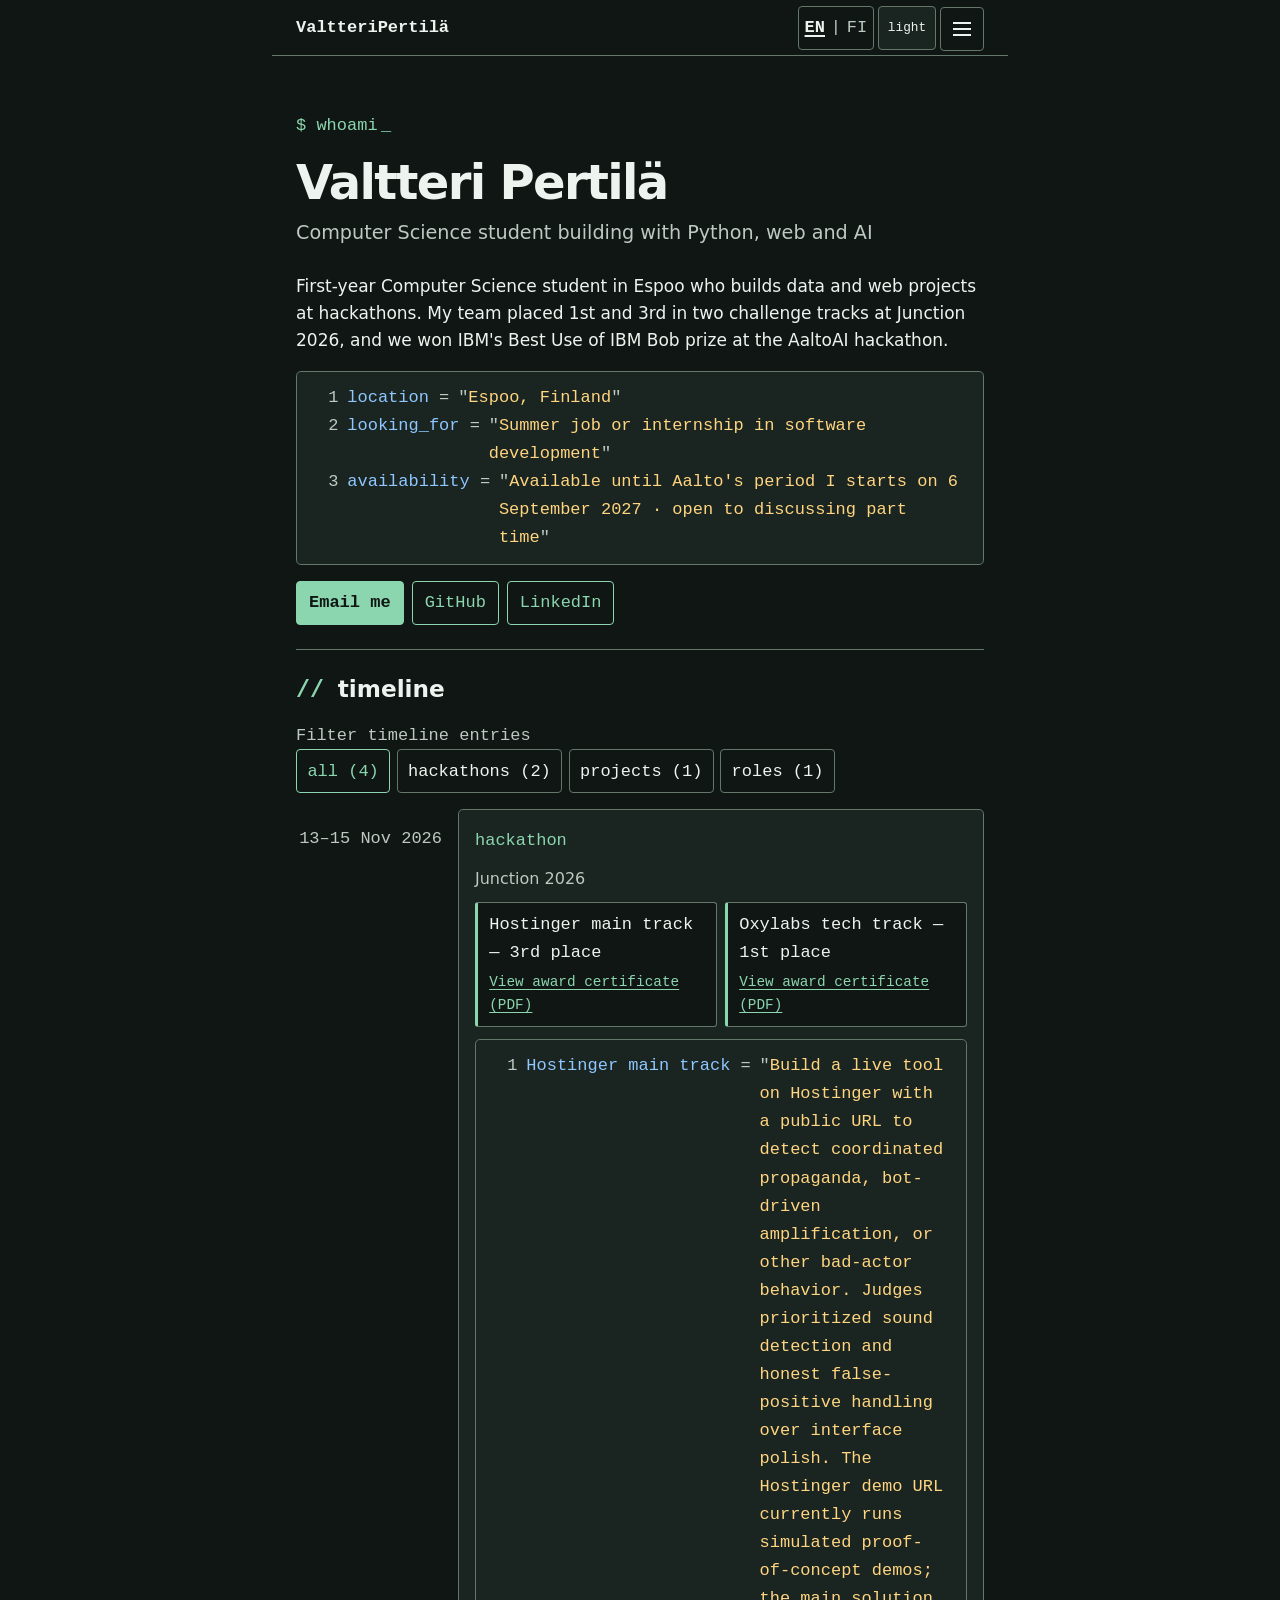
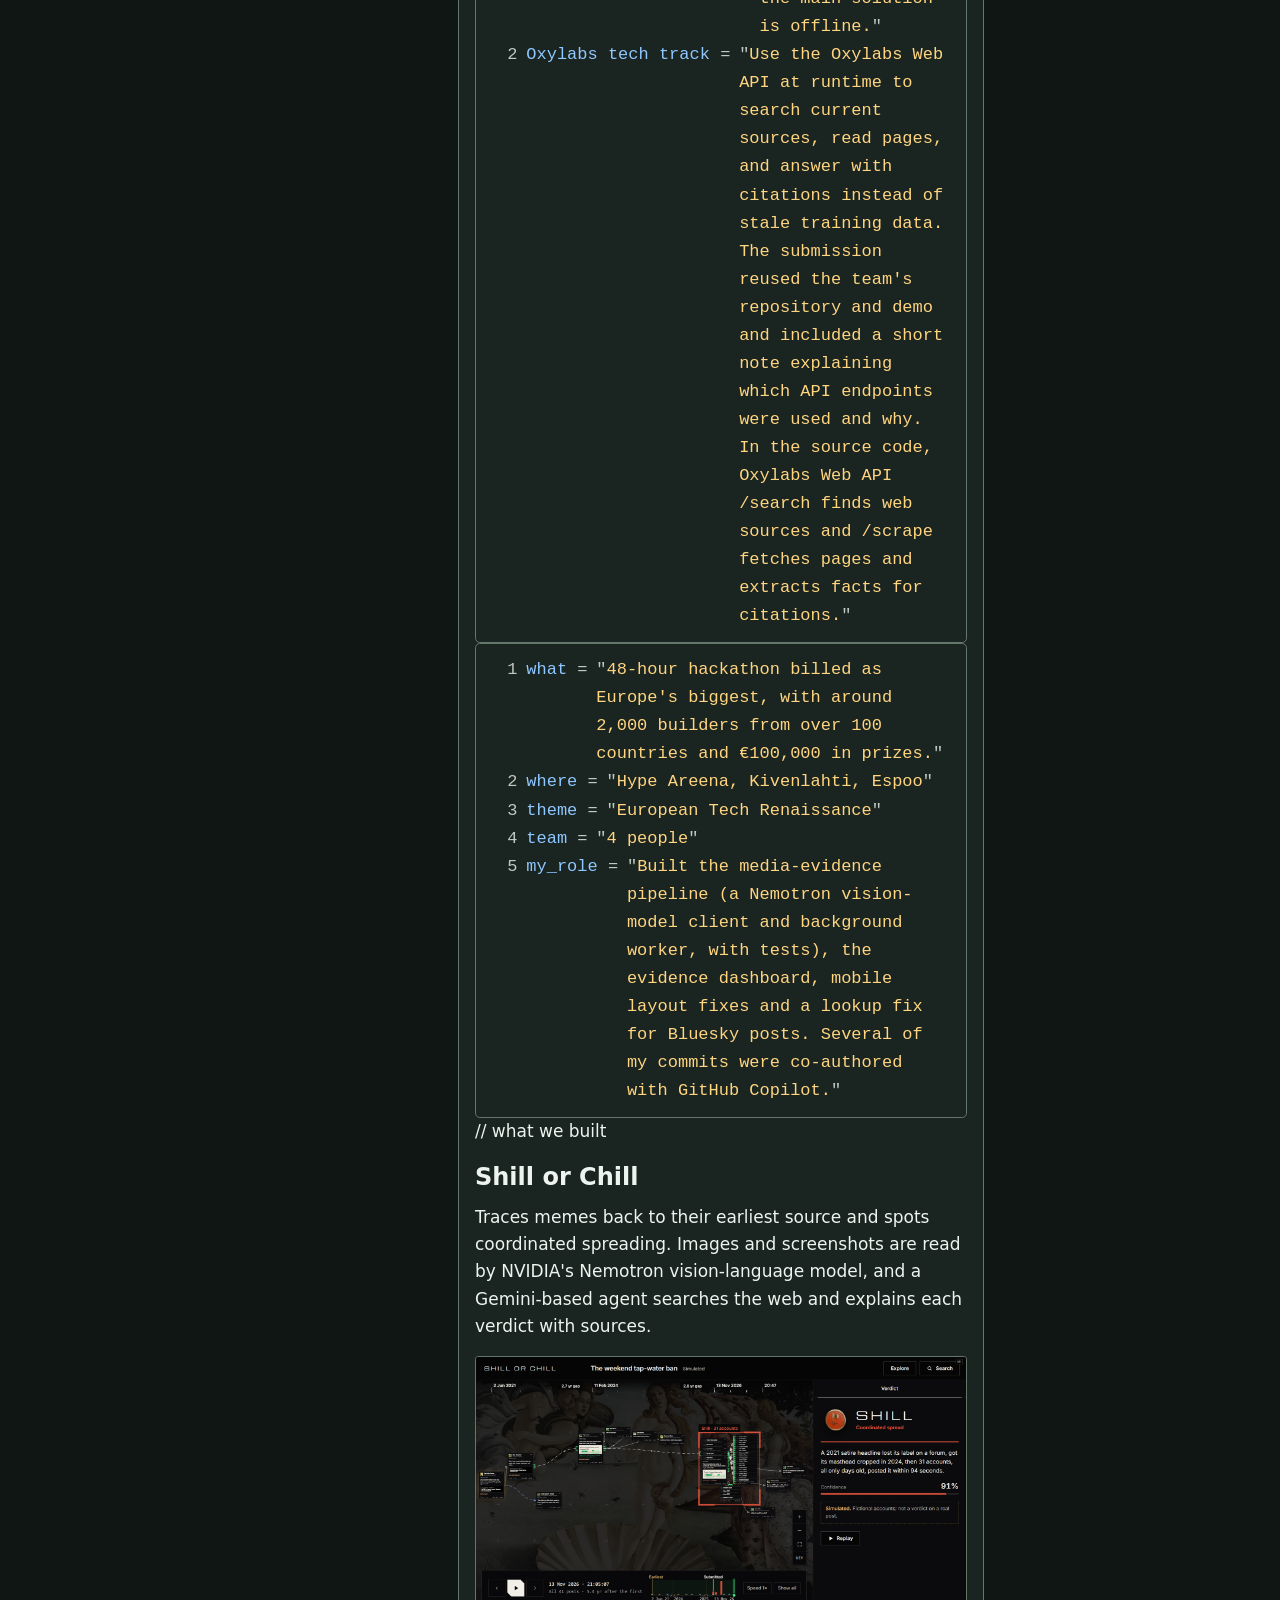
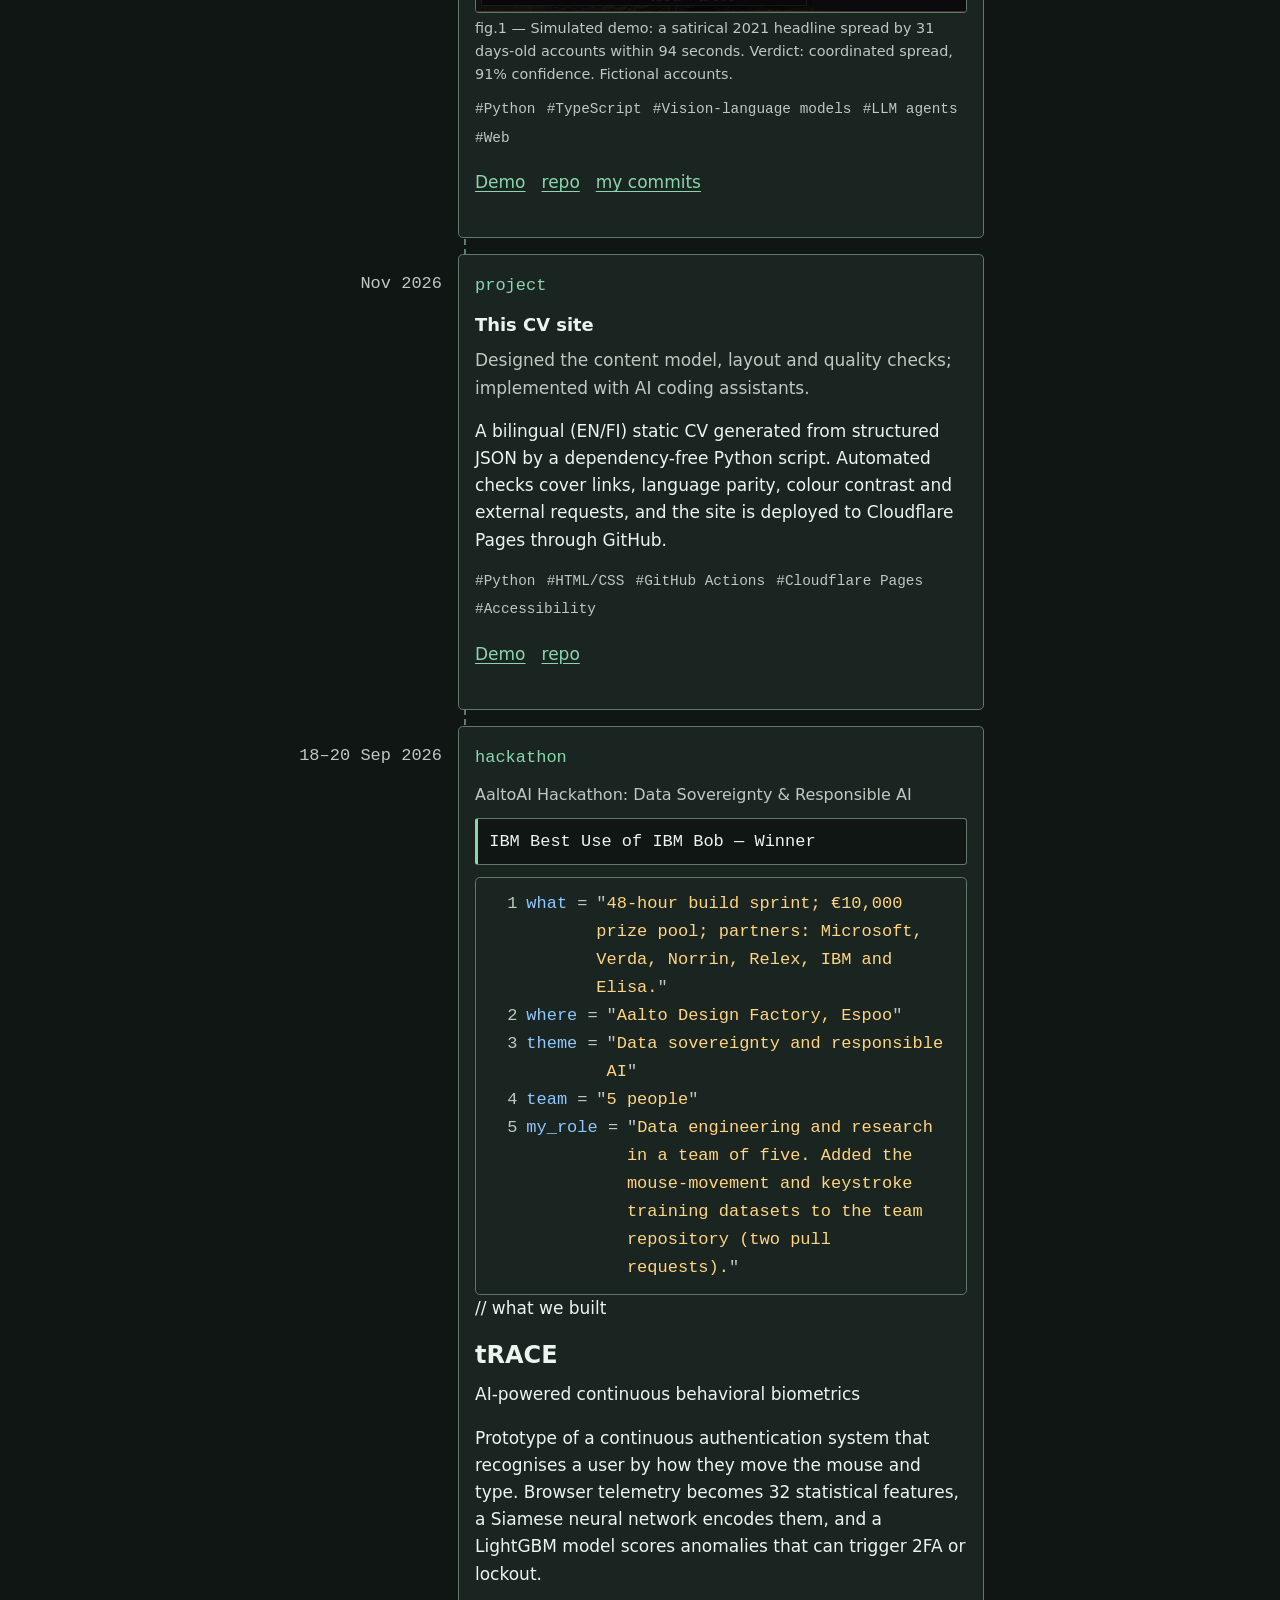
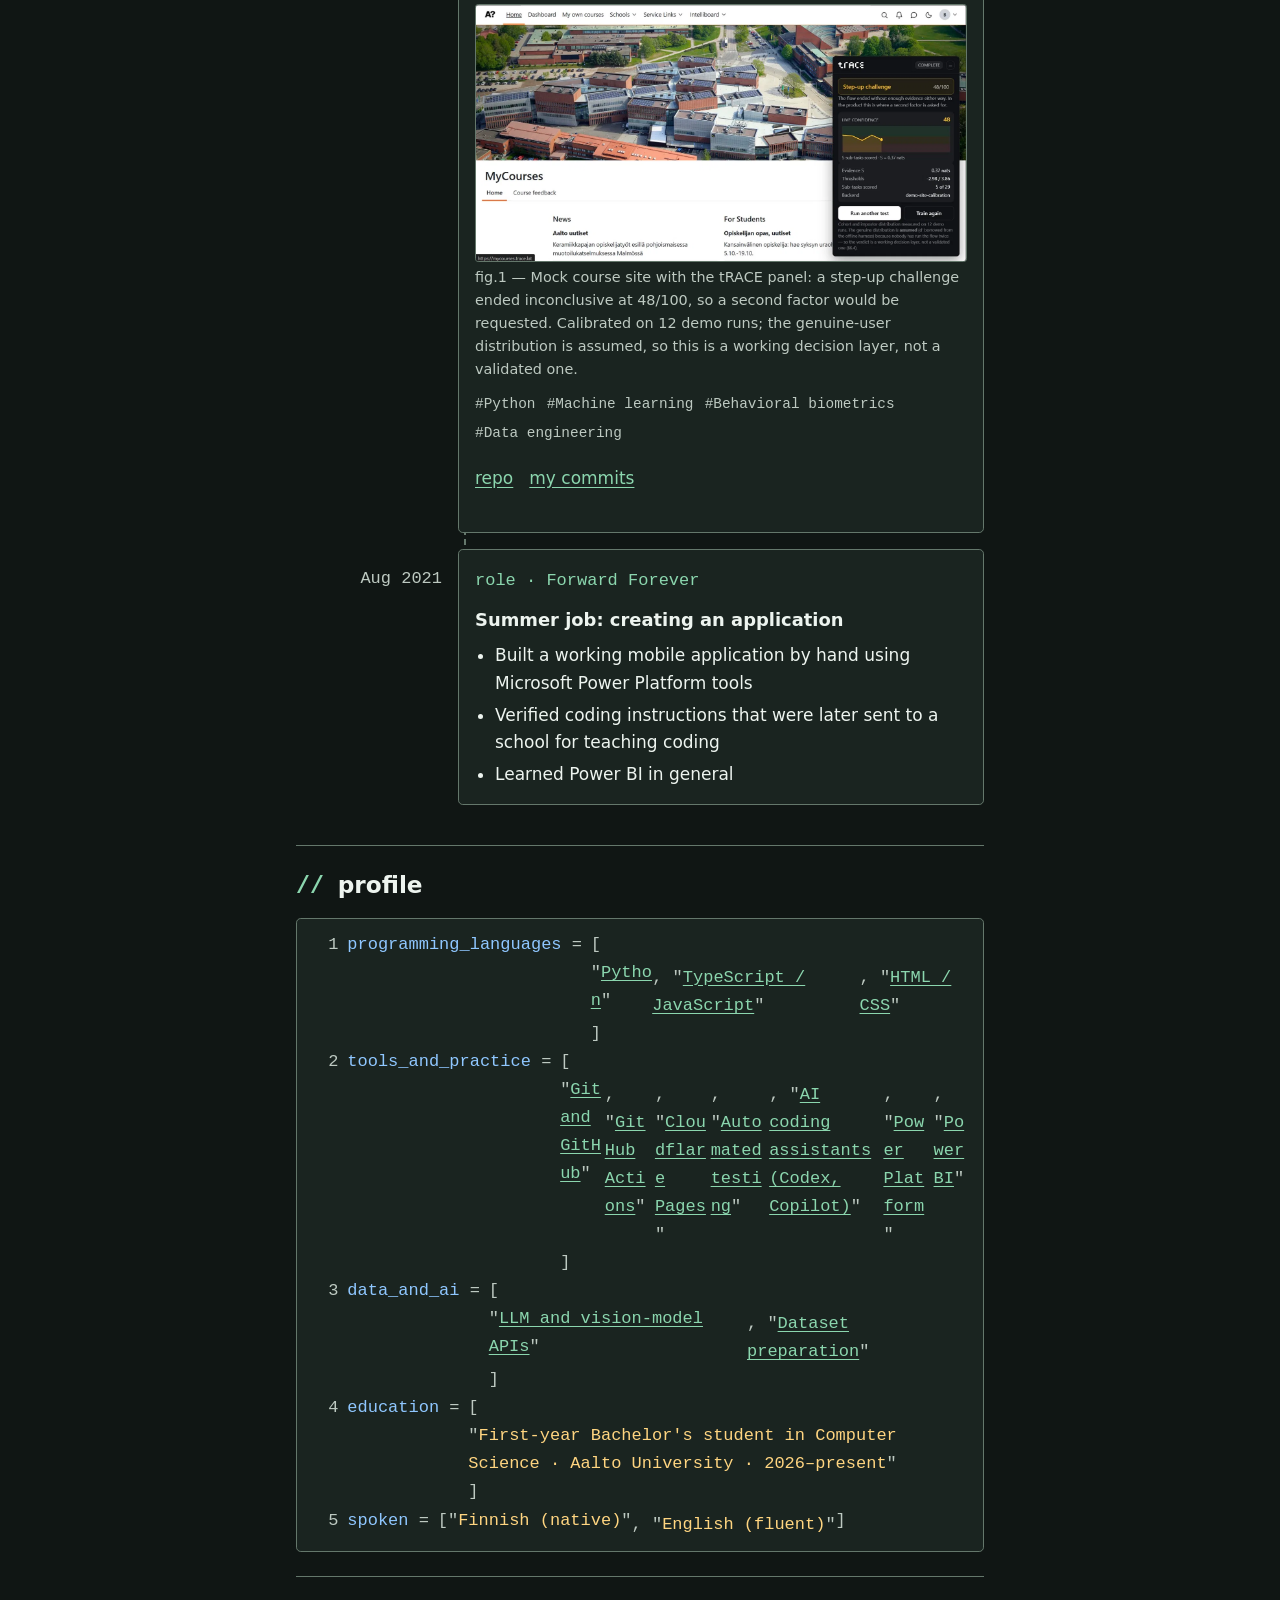
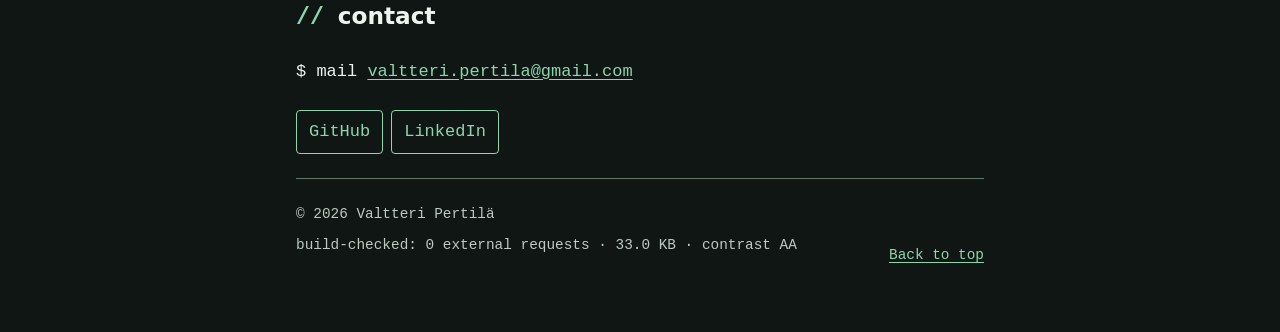
<file: site/index.html>
<!doctype html>
<html lang="en"><head>
  <meta charset="utf-8">
  <meta name="viewport" content="width=device-width, initial-scale=1">
  <title>Valtteri Pertilä – Computer Science student building with Python, web and AI</title>
  <meta name="description" content="Computer Science student at Aalto building with Python, web and AI; Junction 2026: 1st and 3rd in two tracks; IBM Bob prize winner; available until 6 Sep 2027.">
  <meta name="color-scheme" content="dark light">
  <meta name="theme-color" content="#101614">
  <link rel="canonical" href="https://cv.valtteri-pertila.workers.dev/">
  <link rel="alternate" hreflang="en" href="https://cv.valtteri-pertila.workers.dev/"><link rel="alternate" hreflang="fi" href="https://cv.valtteri-pertila.workers.dev/fi/"><link rel="alternate" hreflang="x-default" href="https://cv.valtteri-pertila.workers.dev/">
  <meta property="og:title" content="Valtteri Pertilä – Computer Science student building with Python, web and AI">
  <meta property="og:locale" content="en_US">
  <meta property="og:description" content="Computer Science student at Aalto building with Python, web and AI; Junction 2026: 1st and 3rd in two tracks; IBM Bob prize winner; available until 6 Sep 2027.">
  <meta property="og:type" content="website"><meta property="og:url" content="https://cv.valtteri-pertila.workers.dev/"><meta property="og:image" content="https://cv.valtteri-pertila.workers.dev/og.png"><meta name="twitter:card" content="summary_large_image">
  <link rel="icon" href="favicon.svg" type="image/svg+xml">
  <script src="theme.js"></script>
  <link rel="stylesheet" href="style.css">
  <script type="application/ld+json">{"@context":"https://schema.org","@graph":[{"@type":"Person","name":"Valtteri Pertilä","email":"valtteri.pertila@gmail.com","jobTitle":"Computer Science student building with Python, web and AI","sameAs":["https://www.linkedin.com/in/valtteri-pertil%C3%A4-43729b434/","https://github.com/valtteripertila"],"knowsAbout":["Programming languages","Tools and practice","Data and AI","Python","TypeScript / JavaScript","HTML / CSS","Git and GitHub","GitHub Actions","Cloudflare Pages","Automated testing","AI coding assistants (Codex, Copilot)","Power Platform","Power BI","LLM and vision-model APIs","Dataset preparation"]},{"@type":"WebSite","name":"Valtteri Pertilä","url":"https://cv.valtteri-pertila.workers.dev/","inLanguage":"en"}]}</script>
</head><body id="top">
  <a class="skip-link" href="#main">Skip to content</a>
  <header class="topbar"><a class="brand" href="./"><span class="first">Valtteri</span> <span class="last">Pertilä</span></a><div class="topbar-controls"><nav class="language-switch" aria-label="Language"><a href="./" aria-current="true">EN</a><span aria-hidden="true">|</span><a href="fi/">FI</a></nav><button class="theme-toggle" type="button" aria-pressed="false" data-light-label="light" data-dark-label="dark" data-light-aria="Switch to light theme" data-dark-aria="Switch to dark theme" aria-label="Switch to light theme">light</button><details class="menu-wrap"><summary aria-label="Menu"><span class="menu-icon" aria-hidden="true"><i></i><i></i><i></i></span></summary><nav aria-label="Main navigation"><div class="menu-group"><p class="menu-label">// About this site</p><a href="how-this-site-is-built/">How this site is built<span aria-hidden="true">→</span></a><a href="changelog/">Changelog<span aria-hidden="true">→</span></a></div><div class="menu-group"><p class="menu-label">// More</p><a href="cv-print/">Print / PDF version<span aria-hidden="true">→</span></a><a href="https://github.com/valtteripertila" rel="noopener noreferrer">GitHub<span aria-hidden="true">↗</span></a><a href="https://www.linkedin.com/in/valtteri-pertil%C3%A4-43729b434/" rel="noopener noreferrer">LinkedIn<span aria-hidden="true">↗</span></a></div></nav></details></div></header>
  <main id="main"><section class="hero"><p class="shell-prompt">$ whoami</p><h1>Valtteri Pertilä</h1><p class="headline">Computer Science student building with Python, web and AI</p><p class="summary">First-year Computer Science student in Espoo who builds data and web projects at hackathons. My team placed 1st and 3rd in two challenge tracks at Junction 2026, and we won IBM&#x27;s Best Use of IBM Bob prize at the AaltoAI hackathon.</p><div class="code hero-code"><dl><div class="code-line"><dt>location</dt><dd>Espoo, Finland</dd></div><div class="code-line"><dt>looking_for</dt><dd>Summer job or internship in software development</dd></div><div class="code-line"><dt>availability</dt><dd>Available until Aalto&#x27;s period I starts on 6 September 2027 · open to discussing part time</dd></div></dl></div><div class="contact-buttons hero-links"><a class="email-cta" href="mailto:valtteri.pertila@gmail.com?subject=Summer%20job%20%2F%20internship%20enquiry">Email me</a> <a href="https://github.com/valtteripertila" rel="noopener noreferrer">GitHub</a> <a href="https://www.linkedin.com/in/valtteri-pertil%C3%A4-43729b434/" rel="noopener noreferrer">LinkedIn</a></div></section><section id="timeline"><h2>timeline</h2><fieldset class="filters"><legend>Filter timeline entries</legend><input type="radio" name="timeline-filter" id="f-all" checked><label for="f-all">all (4)</label><input type="radio" name="timeline-filter" id="f-hackathon" ><label for="f-hackathon">hackathons (2)</label><input type="radio" name="timeline-filter" id="f-project" ><label for="f-project">projects (1)</label><input type="radio" name="timeline-filter" id="f-role" ><label for="f-role">roles (1)</label></fieldset><div class="timeline"><article id="junction-2026" class="timeline-entry" data-kind="hackathon"><div class="entry-date">13–15 Nov 2026</div><div class="entry-card"><span class="entry-kind">hackathon</span><h3>Junction 2026</h3><ul class="result-panels"><li class="result-panel">Hostinger main track — 3rd place<a class="result-proof" href="proofs/junction-2026-hostinger-3rd-place.pdf">View award certificate (PDF)</a></li><li class="result-panel">Oxylabs tech track — 1st place<a class="result-proof" href="proofs/junction-2026-oxylabs-1st-place.pdf">View award certificate (PDF)</a></li></ul><div class="code challenge-code"><dl><div class="code-line"><dt>Hostinger main track</dt><dd>Build a live tool on Hostinger with a public URL to detect coordinated propaganda, bot-driven amplification, or other bad-actor behavior. Judges prioritized sound detection and honest false-positive handling over interface polish. The Hostinger demo URL currently runs simulated proof-of-concept demos; the main solution is offline.</dd></div><div class="code-line"><dt>Oxylabs tech track</dt><dd>Use the Oxylabs Web API at runtime to search current sources, read pages, and answer with citations instead of stale training data. The submission reused the team&#x27;s repository and demo and included a short note explaining which API endpoints were used and why. In the source code, Oxylabs Web API /search finds web sources and /scrape fetches pages and extracts facts for citations.</dd></div></dl></div><div class="code hackathon-code"><dl><div class="code-line"><dt>what</dt><dd>48-hour hackathon billed as Europe&#x27;s biggest, with around 2,000 builders from over 100 countries and €100,000 in prizes.</dd></div><div class="code-line"><dt>where</dt><dd>Hype Areena, Kivenlahti, Espoo</dd></div><div class="code-line"><dt>theme</dt><dd>European Tech Renaissance</dd></div><div class="code-line"><dt>team</dt><dd>4 people</dd></div><div class="code-line"><dt>my_role</dt><dd>Built the media-evidence pipeline (a Nemotron vision-model client and background worker, with tests), the evidence dashboard, mobile layout fixes and a lookup fix for Bluesky posts. Several of my commits were co-authored with GitHub Copilot.</dd></div></dl></div><p class="what-built">// what we built</p><h4>Shill or Chill</h4><p>Traces memes back to their earliest source and spots coordinated spreading. Images and screenshots are read by NVIDIA&#x27;s Nemotron vision-language model, and a Gemini-based agent searches the web and explains each verdict with sources.</p><div class="media-gallery"><figure><a href="img/shill-or-chill/demo.png"><img src="img/shill-or-chill/demo.png" alt="Dashboard for Shill or Chill showing the verdict “Shill · Coordinated spread,” 31 accounts, 41 posts, and Replay, Explore, and Search controls." width="1600" height="833" loading="lazy" decoding="async"></a><figcaption>fig.1 — Simulated demo: a satirical 2021 headline spread by 31 days-old accounts within 94 seconds. Verdict: coordinated spread, 91% confidence. Fictional accounts.</figcaption></figure></div><p class="project-tags"><span>#Python</span><span>#TypeScript</span><span>#Vision-language models</span><span>#LLM agents</span><span>#Web</span></p><p class="project-links"><a href="https://noise-radar.srv2159172.hstgr.cloud" rel="noopener noreferrer">Demo</a> <a href="https://github.com/JustinasLa/gemini-4-braincells" rel="noopener noreferrer">repo</a> <a href="https://github.com/JustinasLa/gemini-4-braincells/commits?author=valtteripertila" rel="noopener noreferrer">my commits</a></p></div></article><article id="this-cv-site" class="timeline-entry" data-kind="project"><div class="entry-date">Nov 2026</div><div class="entry-card"><span class="entry-kind">project</span><h3>This CV site</h3><p class=project-role>Designed the content model, layout and quality checks; implemented with AI coding assistants.</p><p>A bilingual (EN/FI) static CV generated from structured JSON by a dependency-free Python script. Automated checks cover links, language parity, colour contrast and external requests, and the site is deployed to Cloudflare Pages through GitHub.</p><p class="project-tags"><span>#Python</span><span>#HTML/CSS</span><span>#GitHub Actions</span><span>#Cloudflare Pages</span><span>#Accessibility</span></p><p class="project-links"><a href="https://cv.valtteri-pertila.workers.dev/" rel="noopener noreferrer">Demo</a> <a href="https://github.com/valtteripertila/Web-CV" rel="noopener noreferrer">repo</a></p></div></article><article id="trace" class="timeline-entry" data-kind="hackathon"><div class="entry-date">18–20 Sep 2026</div><div class="entry-card"><span class="entry-kind">hackathon</span><h3>AaltoAI Hackathon: Data Sovereignty &amp; Responsible AI</h3><ul class="result-panels"><li class="result-panel">IBM Best Use of IBM Bob — Winner</li></ul><div class="code hackathon-code"><dl><div class="code-line"><dt>what</dt><dd>48-hour build sprint; €10,000 prize pool; partners: Microsoft, Verda, Norrin, Relex, IBM and Elisa.</dd></div><div class="code-line"><dt>where</dt><dd>Aalto Design Factory, Espoo</dd></div><div class="code-line"><dt>theme</dt><dd>Data sovereignty and responsible AI</dd></div><div class="code-line"><dt>team</dt><dd>5 people</dd></div><div class="code-line"><dt>my_role</dt><dd>Data engineering and research in a team of five. Added the mouse-movement and keystroke training datasets to the team repository (two pull requests).</dd></div></dl></div><p class="what-built">// what we built</p><h4>tRACE</h4><p class="project-subtitle">AI-powered continuous behavioral biometrics</p><p>Prototype of a continuous authentication system that recognises a user by how they move the mouse and type. Browser telemetry becomes 32 statistical features, a Siamese neural network encodes them, and a LightGBM model scores anomalies that can trigger 2FA or lockout.</p><div class="media-gallery"><figure><a href="img/trace/demo.webp"><img src="img/trace/demo.webp" alt="Mock course site showing the tRACE step-up challenge at 48/100, an inconclusive outcome, and the request for a second factor." width="1512" height="791" loading="lazy" decoding="async"></a><figcaption>fig.1 — Mock course site with the tRACE panel: a step-up challenge ended inconclusive at 48/100, so a second factor would be requested. Calibrated on 12 demo runs; the genuine-user distribution is assumed, so this is a working decision layer, not a validated one.</figcaption></figure></div><p class="project-tags"><span>#Python</span><span>#Machine learning</span><span>#Behavioral biometrics</span><span>#Data engineering</span></p><p class="project-links"><a href="https://github.com/SiroogaTheProgrammer/IBM_hackathon_2026" rel="noopener noreferrer">repo</a> <a href="https://github.com/SiroogaTheProgrammer/IBM_hackathon_2026/commits?author=valtteripertila" rel="noopener noreferrer">my commits</a></p></div></article><article id="forward-forever" class="timeline-entry" data-kind="role"><div class="entry-date">Aug 2021</div><div class="entry-card"><span class="entry-kind">role · Forward Forever</span><h3>Summer job: creating an application</h3><ul><li>Built a working mobile application by hand using Microsoft Power Platform tools</li><li>Verified coding instructions that were later sent to a school for teaching coding</li><li>Learned Power BI in general</li></ul></div></article></div></section><section id="profile"><h2>profile</h2><div class="code profile-code"><dl><div class="code-line"><dt>programming_languages</dt><dd class="array"><ul><li><a class="skill-proof" href="#junction-2026" aria-label="See proof for Python">Python</a></li><li><a class="skill-proof" href="#junction-2026" aria-label="See proof for TypeScript / JavaScript">TypeScript / JavaScript</a></li><li><a class="skill-proof" href="#junction-2026" aria-label="See proof for HTML / CSS">HTML / CSS</a></li></ul></dd></div><div class="code-line"><dt>tools_and_practice</dt><dd class="array"><ul><li><a class="skill-proof" href="#junction-2026" aria-label="See proof for Git and GitHub">Git and GitHub</a></li><li><a class="skill-proof" href="#this-cv-site" aria-label="See proof for GitHub Actions">GitHub Actions</a></li><li><a class="skill-proof" href="#this-cv-site" aria-label="See proof for Cloudflare Pages">Cloudflare Pages</a></li><li><a class="skill-proof" href="#junction-2026" aria-label="See proof for Automated testing">Automated testing</a></li><li><a class="skill-proof" href="#junction-2026" aria-label="See proof for AI coding assistants (Codex, Copilot)">AI coding assistants (Codex, Copilot)</a></li><li><a class="skill-proof" href="#forward-forever" aria-label="See proof for Power Platform">Power Platform</a></li><li><a class="skill-proof" href="#forward-forever" aria-label="See proof for Power BI">Power BI</a></li></ul></dd></div><div class="code-line"><dt>data_and_ai</dt><dd class="array"><ul><li><a class="skill-proof" href="#junction-2026" aria-label="See proof for LLM and vision-model APIs">LLM and vision-model APIs</a></li><li><a class="skill-proof" href="#trace" aria-label="See proof for Dataset preparation">Dataset preparation</a></li></ul></dd></div><div class="code-line"><dt>education</dt><dd class="array"><ul><li>First-year Bachelor&#x27;s student in Computer Science · Aalto University · 2026–present</li></ul></dd></div><div class="code-line"><dt>spoken</dt><dd class="array"><ul><li>Finnish (native)</li><li>English (fluent)</li></ul></dd></div></dl></div></section><section id="contact"><h2>contact</h2><p class="mail-line">$ mail <a href="mailto:valtteri.pertila@gmail.com">valtteri.pertila@gmail.com</a></p><div class=contact-buttons><a href="https://github.com/valtteripertila" rel="noopener noreferrer">GitHub</a> <a href="https://www.linkedin.com/in/valtteri-pertil%C3%A4-43729b434/" rel="noopener noreferrer">LinkedIn</a></div></section></main>
  <footer><p>© 2026 Valtteri Pertilä</p><span class="build-facts">build-checked: 0 external requests · 33.0 KB · contrast AA</span><a class="back-to-top" href="#top">Back to top</a></footer>
</body></html>
</file>
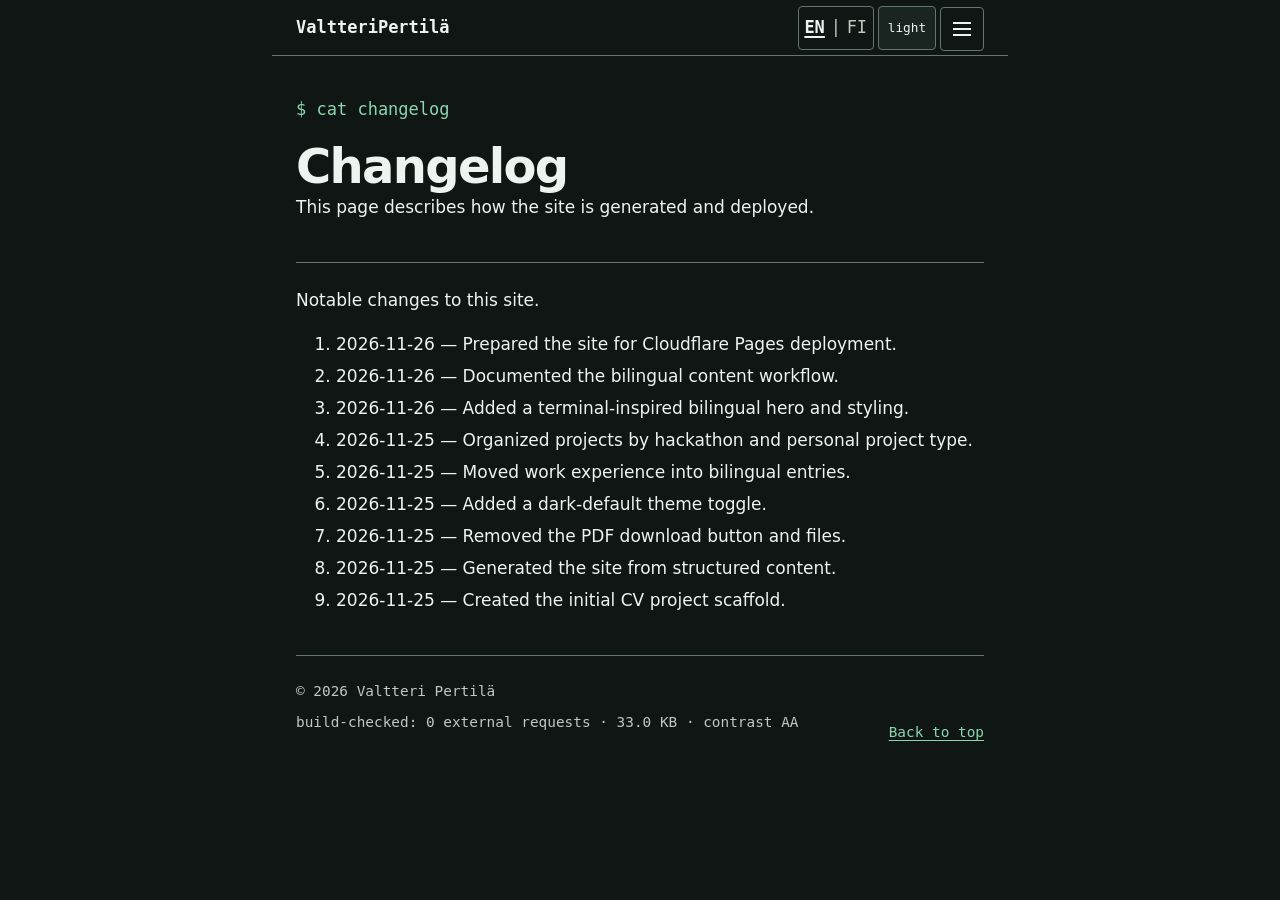
<file: site/changelog/index.html>
<!doctype html>
<html lang="en"><head>
  <meta charset="utf-8">
  <meta name="viewport" content="width=device-width, initial-scale=1">
  <title>Changelog</title>
  <meta name="description" content="Computer Science student at Aalto building with Python, web and AI; Junction 2026: 1st and 3rd in two tracks; IBM Bob prize winner; available until 6 Sep 2027.">
  <meta name="color-scheme" content="dark light">
  <meta name="theme-color" content="#101614">
  <link rel="canonical" href="https://cv.valtteri-pertila.workers.dev/changelog/">
  <link rel="alternate" hreflang="en" href="https://cv.valtteri-pertila.workers.dev/changelog/"><link rel="alternate" hreflang="fi" href="https://cv.valtteri-pertila.workers.dev/fi/muutosloki/"><link rel="alternate" hreflang="x-default" href="https://cv.valtteri-pertila.workers.dev/changelog/">
  <meta property="og:title" content="Changelog">
  <meta property="og:locale" content="en_US">
  <meta property="og:description" content="Computer Science student at Aalto building with Python, web and AI; Junction 2026: 1st and 3rd in two tracks; IBM Bob prize winner; available until 6 Sep 2027.">
  <meta property="og:type" content="website"><meta property="og:url" content="https://cv.valtteri-pertila.workers.dev/changelog/"><meta property="og:image" content="https://cv.valtteri-pertila.workers.dev/og.png"><meta name="twitter:card" content="summary_large_image">
  <link rel="icon" href="../favicon.svg" type="image/svg+xml">
  <script src="../theme.js"></script>
  <link rel="stylesheet" href="../style.css">
  <script type="application/ld+json">{"@context":"https://schema.org","@type":"BreadcrumbList","itemListElement":[{"@type":"ListItem","position":1,"name":"Home","item":"https://cv.valtteri-pertila.workers.dev/"},{"@type":"ListItem","position":2,"name":"Changelog","item":"https://cv.valtteri-pertila.workers.dev/changelog/"}]}</script>
</head><body id="top">
  <a class="skip-link" href="#main">Skip to content</a>
  <header class="topbar"><a class="brand" href="../"><span class="first">Valtteri</span> <span class="last">Pertilä</span></a><div class="topbar-controls"><nav class="language-switch" aria-label="Language"><a href="./" aria-current="true">EN</a><span aria-hidden="true">|</span><a href="../fi/muutosloki/">FI</a></nav><button class="theme-toggle" type="button" aria-pressed="false" data-light-label="light" data-dark-label="dark" data-light-aria="Switch to light theme" data-dark-aria="Switch to dark theme" aria-label="Switch to light theme">light</button><details class="menu-wrap"><summary aria-label="Menu"><span class="menu-icon" aria-hidden="true"><i></i><i></i><i></i></span></summary><nav aria-label="Main navigation"><div class="menu-group"><p class="menu-label">// About this site</p><a href="../how-this-site-is-built/">How this site is built<span aria-hidden="true">→</span></a><a href="./">Changelog<span aria-hidden="true">→</span></a></div><div class="menu-group"><p class="menu-label">// More</p><a href="../cv-print/">Print / PDF version<span aria-hidden="true">→</span></a><a href="https://github.com/valtteripertila" rel="noopener noreferrer">GitHub<span aria-hidden="true">↗</span></a><a href="https://www.linkedin.com/in/valtteri-pertil%C3%A4-43729b434/" rel="noopener noreferrer">LinkedIn<span aria-hidden="true">↗</span></a></div></nav></details></div></header>
  <main id="main"><section class=page-hero><p class=shell-prompt>$ cat changelog</p><h1>Changelog</h1><p class=page-intro>This page describes how the site is generated and deployed.</p></section><section id="entries"><p>Notable changes to this site.</p><ol class="changelog-list"><li><time datetime="2026-11-26">2026-11-26</time> — Prepared the site for Cloudflare Pages deployment.</li><li><time datetime="2026-11-26">2026-11-26</time> — Documented the bilingual content workflow.</li><li><time datetime="2026-11-26">2026-11-26</time> — Added a terminal-inspired bilingual hero and styling.</li><li><time datetime="2026-11-25">2026-11-25</time> — Organized projects by hackathon and personal project type.</li><li><time datetime="2026-11-25">2026-11-25</time> — Moved work experience into bilingual entries.</li><li><time datetime="2026-11-25">2026-11-25</time> — Added a dark-default theme toggle.</li><li><time datetime="2026-11-25">2026-11-25</time> — Removed the PDF download button and files.</li><li><time datetime="2026-11-25">2026-11-25</time> — Generated the site from structured content.</li><li><time datetime="2026-11-25">2026-11-25</time> — Created the initial CV project scaffold.</li></ol></section></main>
  <footer><p>© 2026 Valtteri Pertilä</p><span class="build-facts">build-checked: 0 external requests · 33.0 KB · contrast AA</span><a class="back-to-top" href="#top">Back to top</a></footer>
</body></html>
</file>
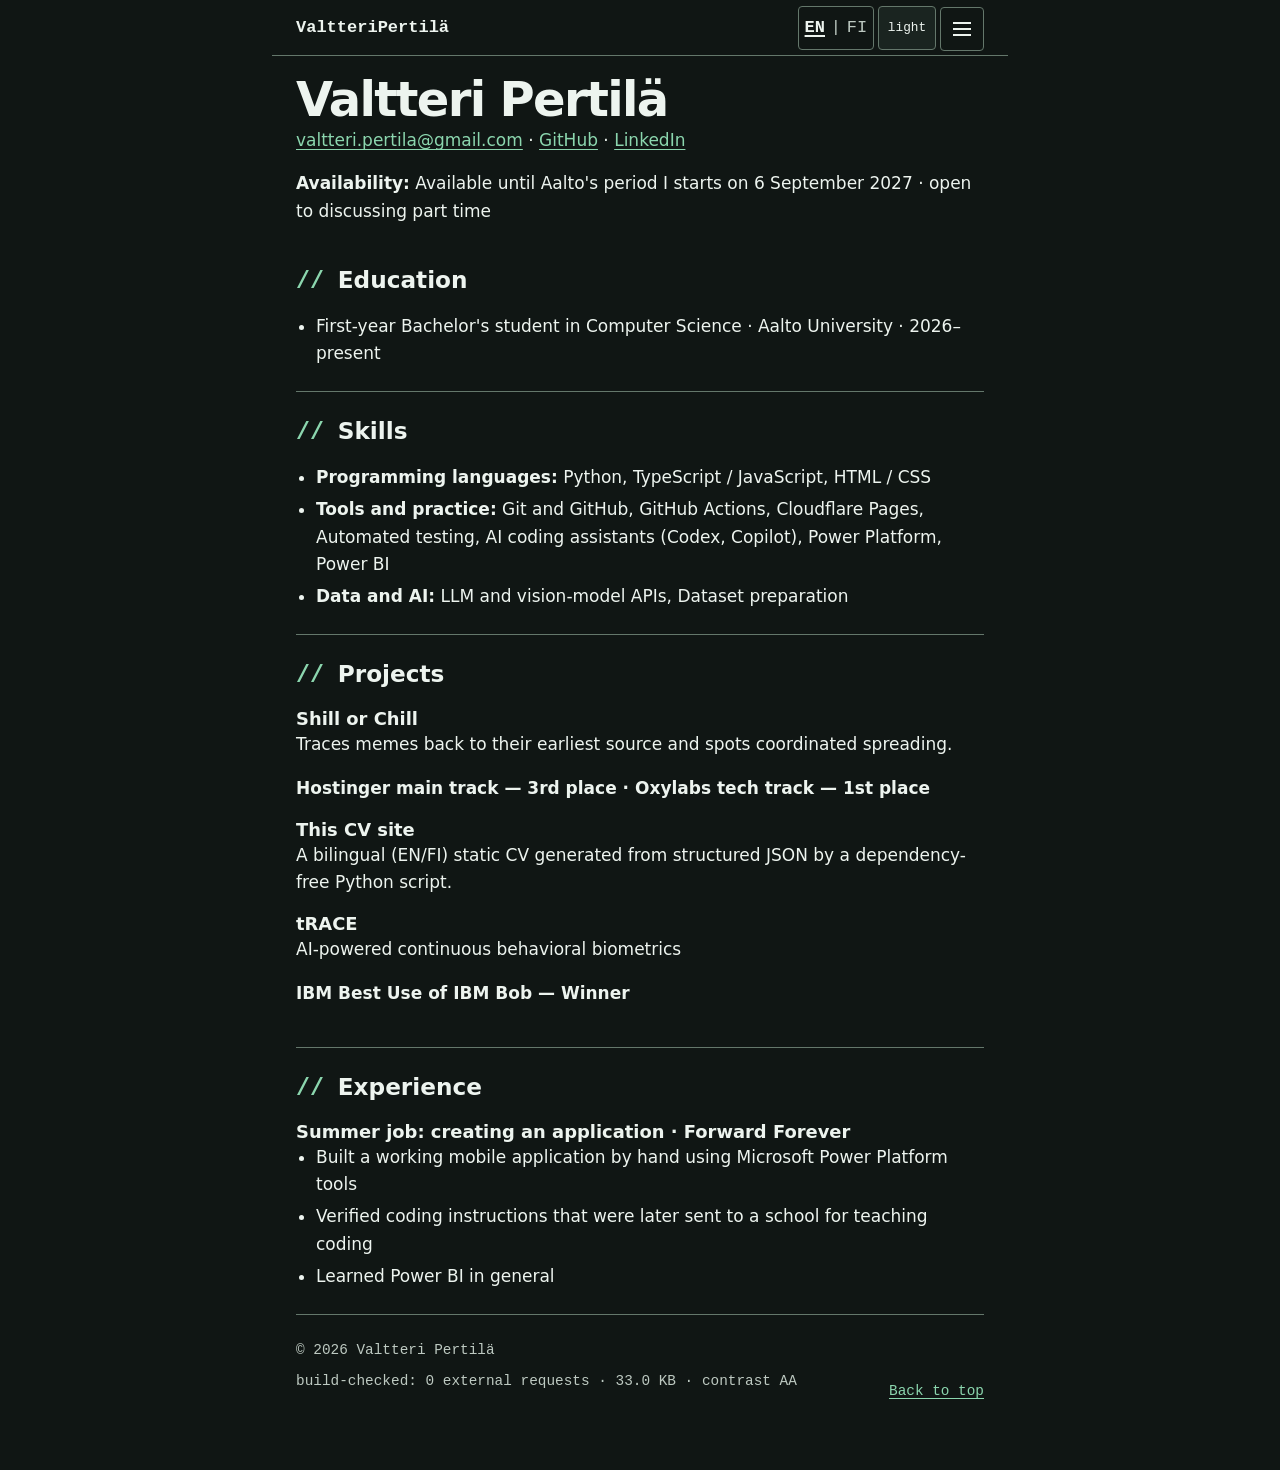
<file: site/cv-print/index.html>
<!doctype html>
<html lang="en"><head>
  <meta charset="utf-8">
  <meta name="viewport" content="width=device-width, initial-scale=1">
  <title>Print / PDF version</title>
  <meta name="description" content="Computer Science student at Aalto building with Python, web and AI; Junction 2026: 1st and 3rd in two tracks; IBM Bob prize winner; available until 6 Sep 2027.">
  <meta name="robots" content="noindex">
  <meta name="color-scheme" content="dark light">
  <meta name="theme-color" content="#101614">
  <link rel="canonical" href="https://cv.valtteri-pertila.workers.dev/cv-print/">
  <link rel="alternate" hreflang="en" href="https://cv.valtteri-pertila.workers.dev/cv-print/"><link rel="alternate" hreflang="fi" href="https://cv.valtteri-pertila.workers.dev/fi/cv-print/"><link rel="alternate" hreflang="x-default" href="https://cv.valtteri-pertila.workers.dev/cv-print/">
  <meta property="og:title" content="Print / PDF version">
  <meta property="og:locale" content="en_US">
  <meta property="og:description" content="Computer Science student at Aalto building with Python, web and AI; Junction 2026: 1st and 3rd in two tracks; IBM Bob prize winner; available until 6 Sep 2027.">
  <meta property="og:type" content="website"><meta property="og:url" content="https://cv.valtteri-pertila.workers.dev/cv-print/"><meta property="og:image" content="https://cv.valtteri-pertila.workers.dev/og.png"><meta name="twitter:card" content="summary_large_image">
  <link rel="icon" href="../favicon.svg" type="image/svg+xml">
  <script src="../theme.js"></script>
  <link rel="stylesheet" href="../style.css">
  <script type="application/ld+json">{"@context":"https://schema.org","@type":"BreadcrumbList","itemListElement":[{"@type":"ListItem","position":1,"name":"Home","item":"https://cv.valtteri-pertila.workers.dev/"},{"@type":"ListItem","position":2,"name":"Now","item":"https://cv.valtteri-pertila.workers.dev/cv-print/"}]}</script>
</head><body id="top" class="print-cv-page">
  <a class="skip-link" href="#main">Skip to content</a>
  <header class="topbar"><a class="brand" href="../"><span class="first">Valtteri</span> <span class="last">Pertilä</span></a><div class="topbar-controls"><nav class="language-switch" aria-label="Language"><a href="./" aria-current="true">EN</a><span aria-hidden="true">|</span><a href="../fi/cv-print/">FI</a></nav><button class="theme-toggle" type="button" aria-pressed="false" data-light-label="light" data-dark-label="dark" data-light-aria="Switch to light theme" data-dark-aria="Switch to dark theme" aria-label="Switch to light theme">light</button><details class="menu-wrap"><summary aria-label="Menu"><span class="menu-icon" aria-hidden="true"><i></i><i></i><i></i></span></summary><nav aria-label="Main navigation"><div class="menu-group"><p class="menu-label">// About this site</p><a href="../how-this-site-is-built/">How this site is built<span aria-hidden="true">→</span></a><a href="../changelog/">Changelog<span aria-hidden="true">→</span></a></div><div class="menu-group"><p class="menu-label">// More</p><a href="./">Print / PDF version<span aria-hidden="true">→</span></a><a href="https://github.com/valtteripertila" rel="noopener noreferrer">GitHub<span aria-hidden="true">↗</span></a><a href="https://www.linkedin.com/in/valtteri-pertil%C3%A4-43729b434/" rel="noopener noreferrer">LinkedIn<span aria-hidden="true">↗</span></a></div></nav></details></div></header>
  <main id="main"><div class="cv-print"><header><h1>Valtteri Pertilä</h1><p class="print-contact"><a href="mailto:valtteri.pertila@gmail.com">valtteri.pertila@gmail.com</a> · <a href="https://github.com/valtteripertila" rel="noopener noreferrer">GitHub</a> · <a href="https://www.linkedin.com/in/valtteri-pertil%C3%A4-43729b434/" rel="noopener noreferrer">LinkedIn</a></p><p class="print-availability"><strong>Availability:</strong> Available until Aalto&#x27;s period I starts on 6 September 2027 · open to discussing part time</p></header><section class="print-section" id="print-education"><h2>Education</h2><ul><li>First-year Bachelor&#x27;s student in Computer Science · Aalto University · 2026–present</li></ul></section><section class="print-section" id="print-skills"><h2>Skills</h2><ul class="print-skills"><li><strong>Programming languages:</strong> Python, TypeScript / JavaScript, HTML / CSS</li><li><strong>Tools and practice:</strong> Git and GitHub, GitHub Actions, Cloudflare Pages, Automated testing, AI coding assistants (Codex, Copilot), Power Platform, Power BI</li><li><strong>Data and AI:</strong> LLM and vision-model APIs, Dataset preparation</li></ul></section><section class="print-section" id="print-projects"><h2>Projects</h2><article class="print-project"><h3>Shill or Chill</h3><p>Traces memes back to their earliest source and spots coordinated spreading.</p><p class="print-result"><strong>Hostinger main track — 3rd place · Oxylabs tech track — 1st place</strong></p></article><article class="print-project"><h3>This CV site</h3><p>A bilingual (EN/FI) static CV generated from structured JSON by a dependency-free Python script.</p></article><article class="print-project"><h3>tRACE</h3><p>AI-powered continuous behavioral biometrics</p><p class="print-result"><strong>IBM Best Use of IBM Bob — Winner</strong></p></article></section><section class="print-section" id="print-experience"><h2>Experience</h2><h3>Summer job: creating an application · Forward Forever</h3><ul><li>Built a working mobile application by hand using Microsoft Power Platform tools</li><li>Verified coding instructions that were later sent to a school for teaching coding</li><li>Learned Power BI in general</li></ul></section></div></main>
  <footer><p>© 2026 Valtteri Pertilä</p><span class="build-facts">build-checked: 0 external requests · 33.0 KB · contrast AA</span><a class="back-to-top" href="#top">Back to top</a></footer>
</body></html>
</file>
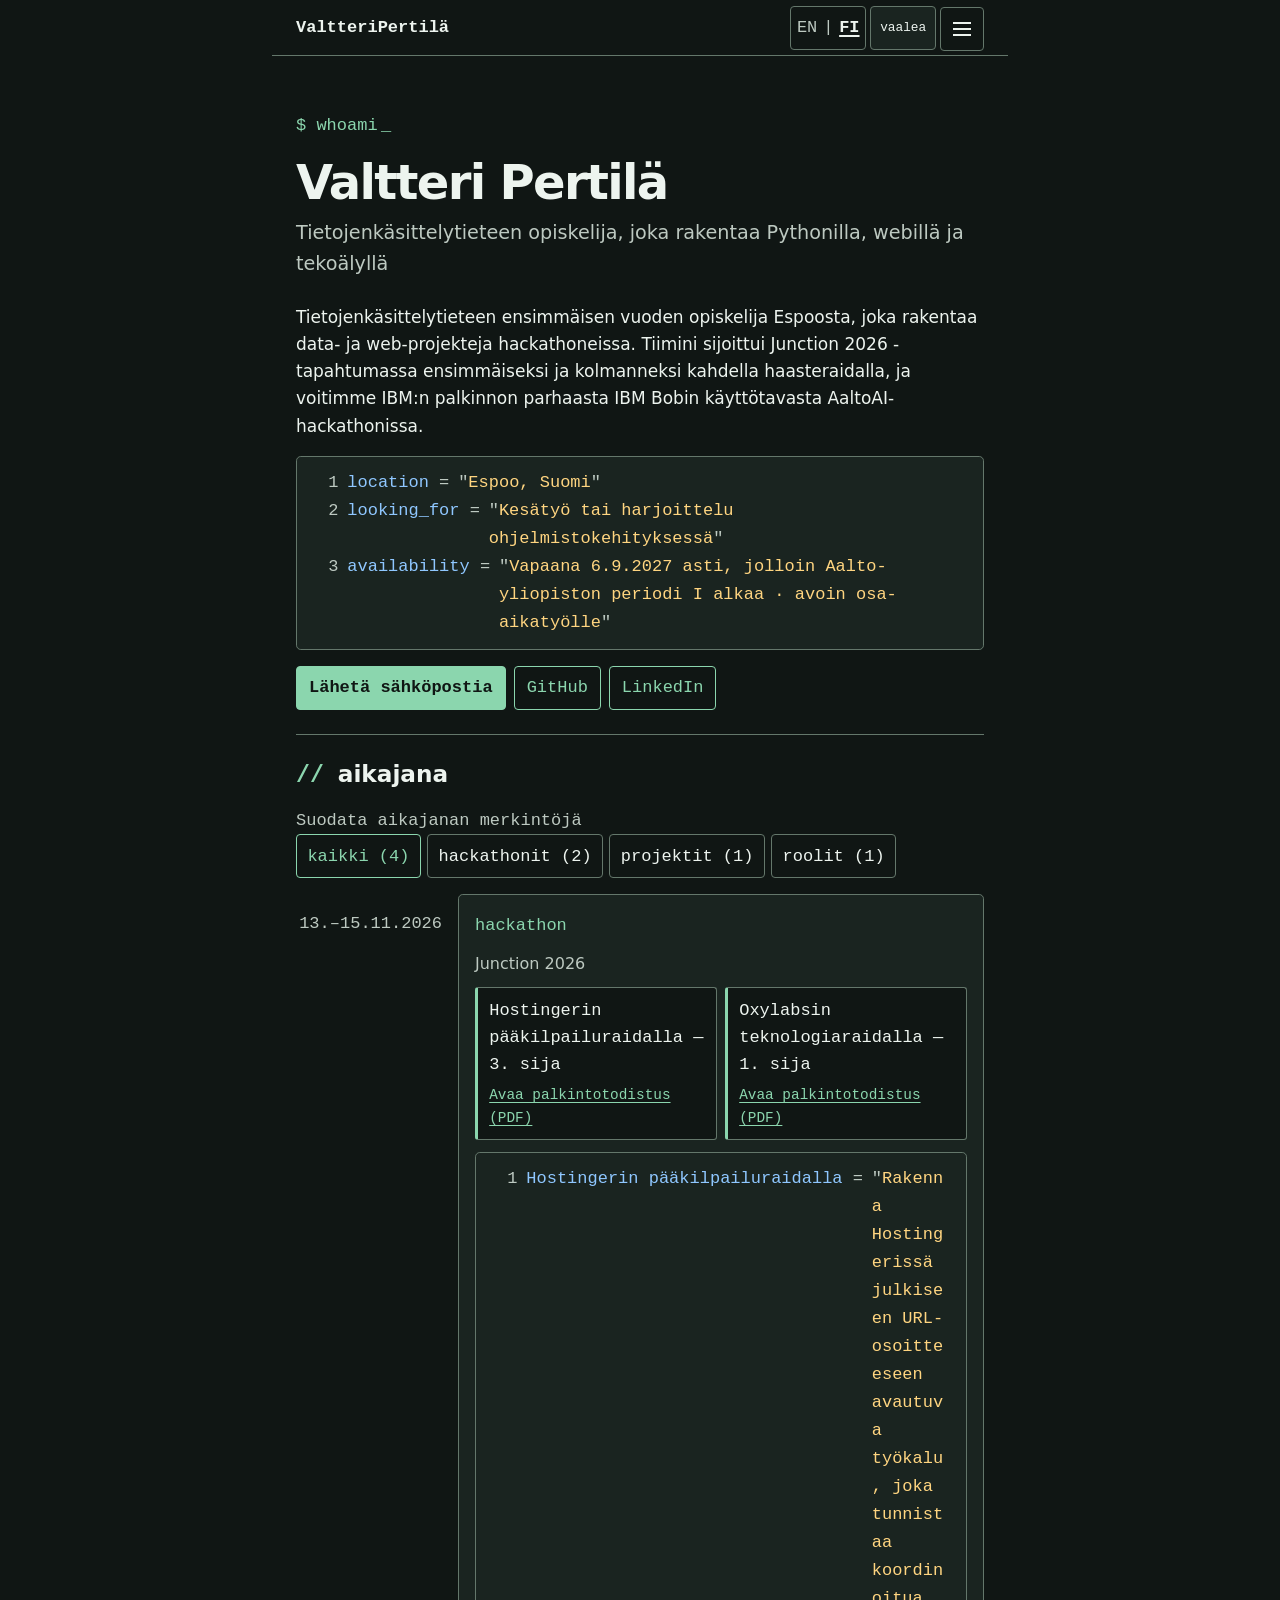
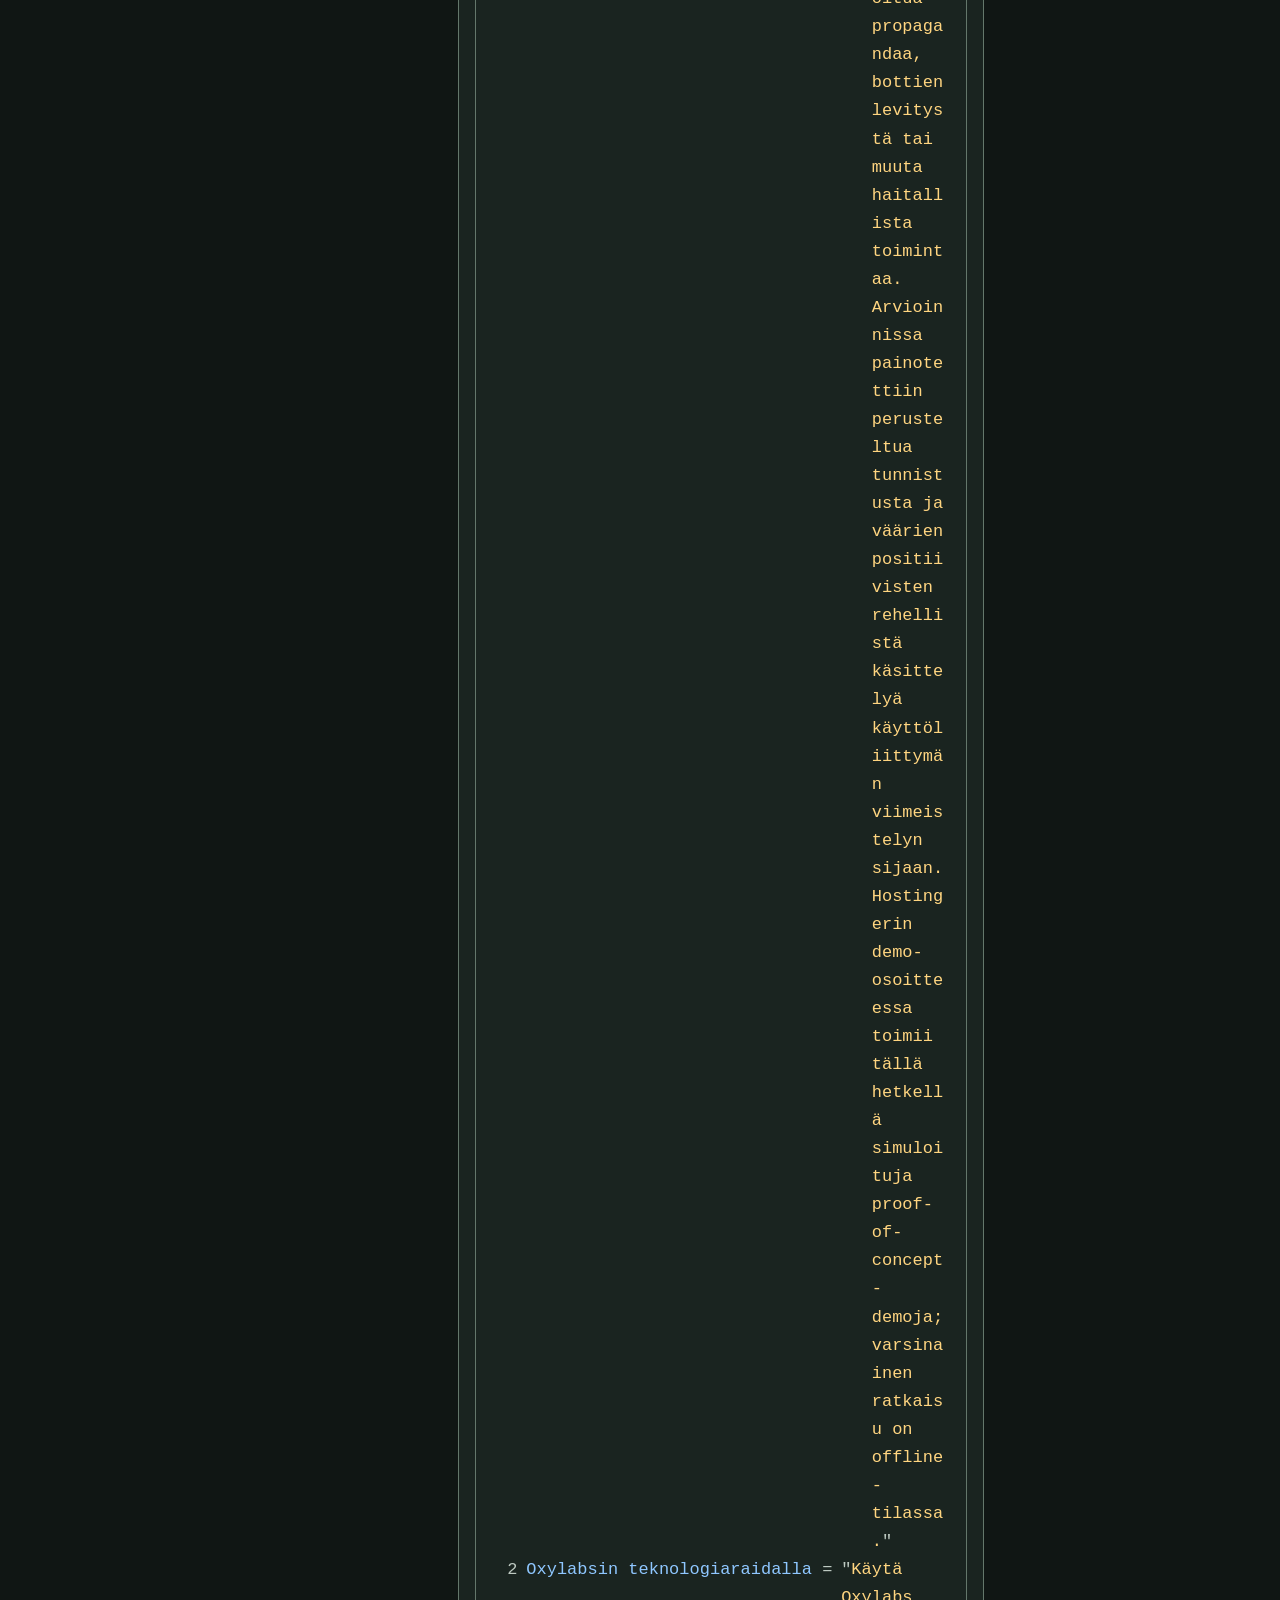
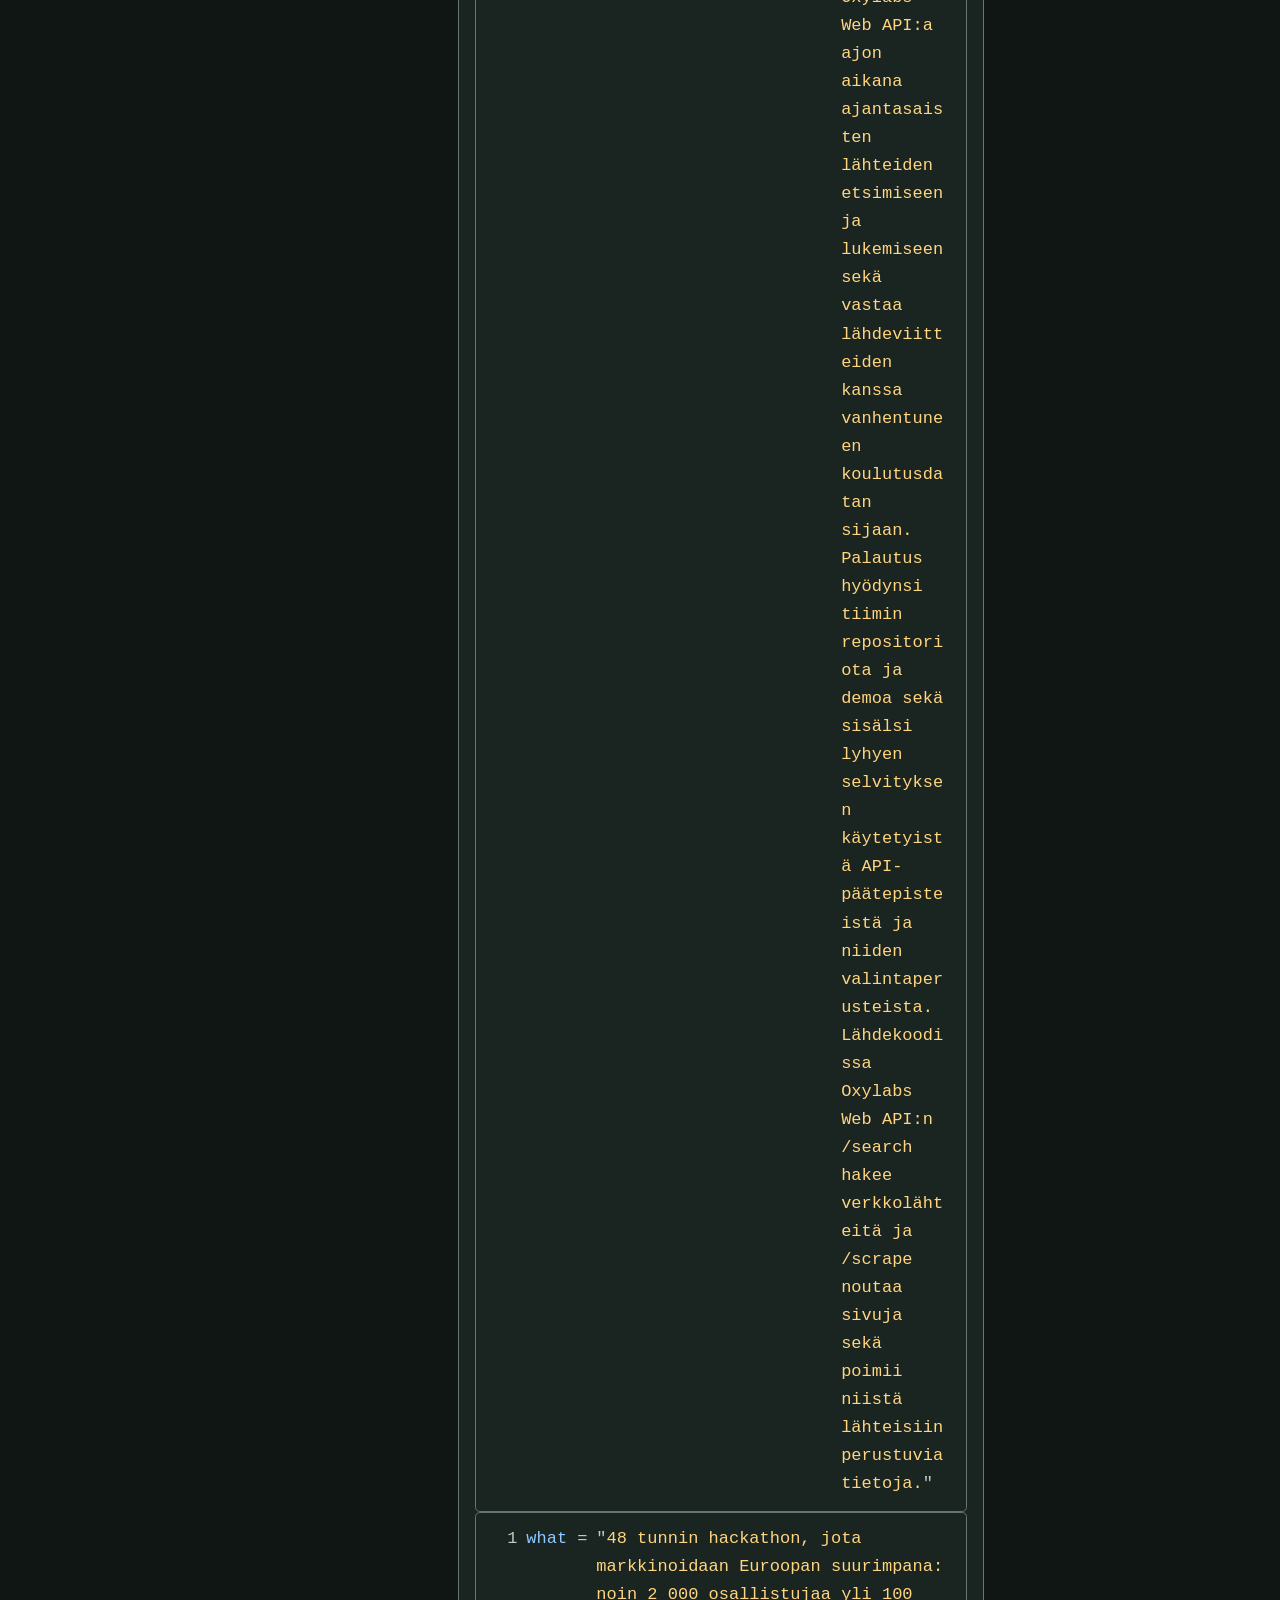
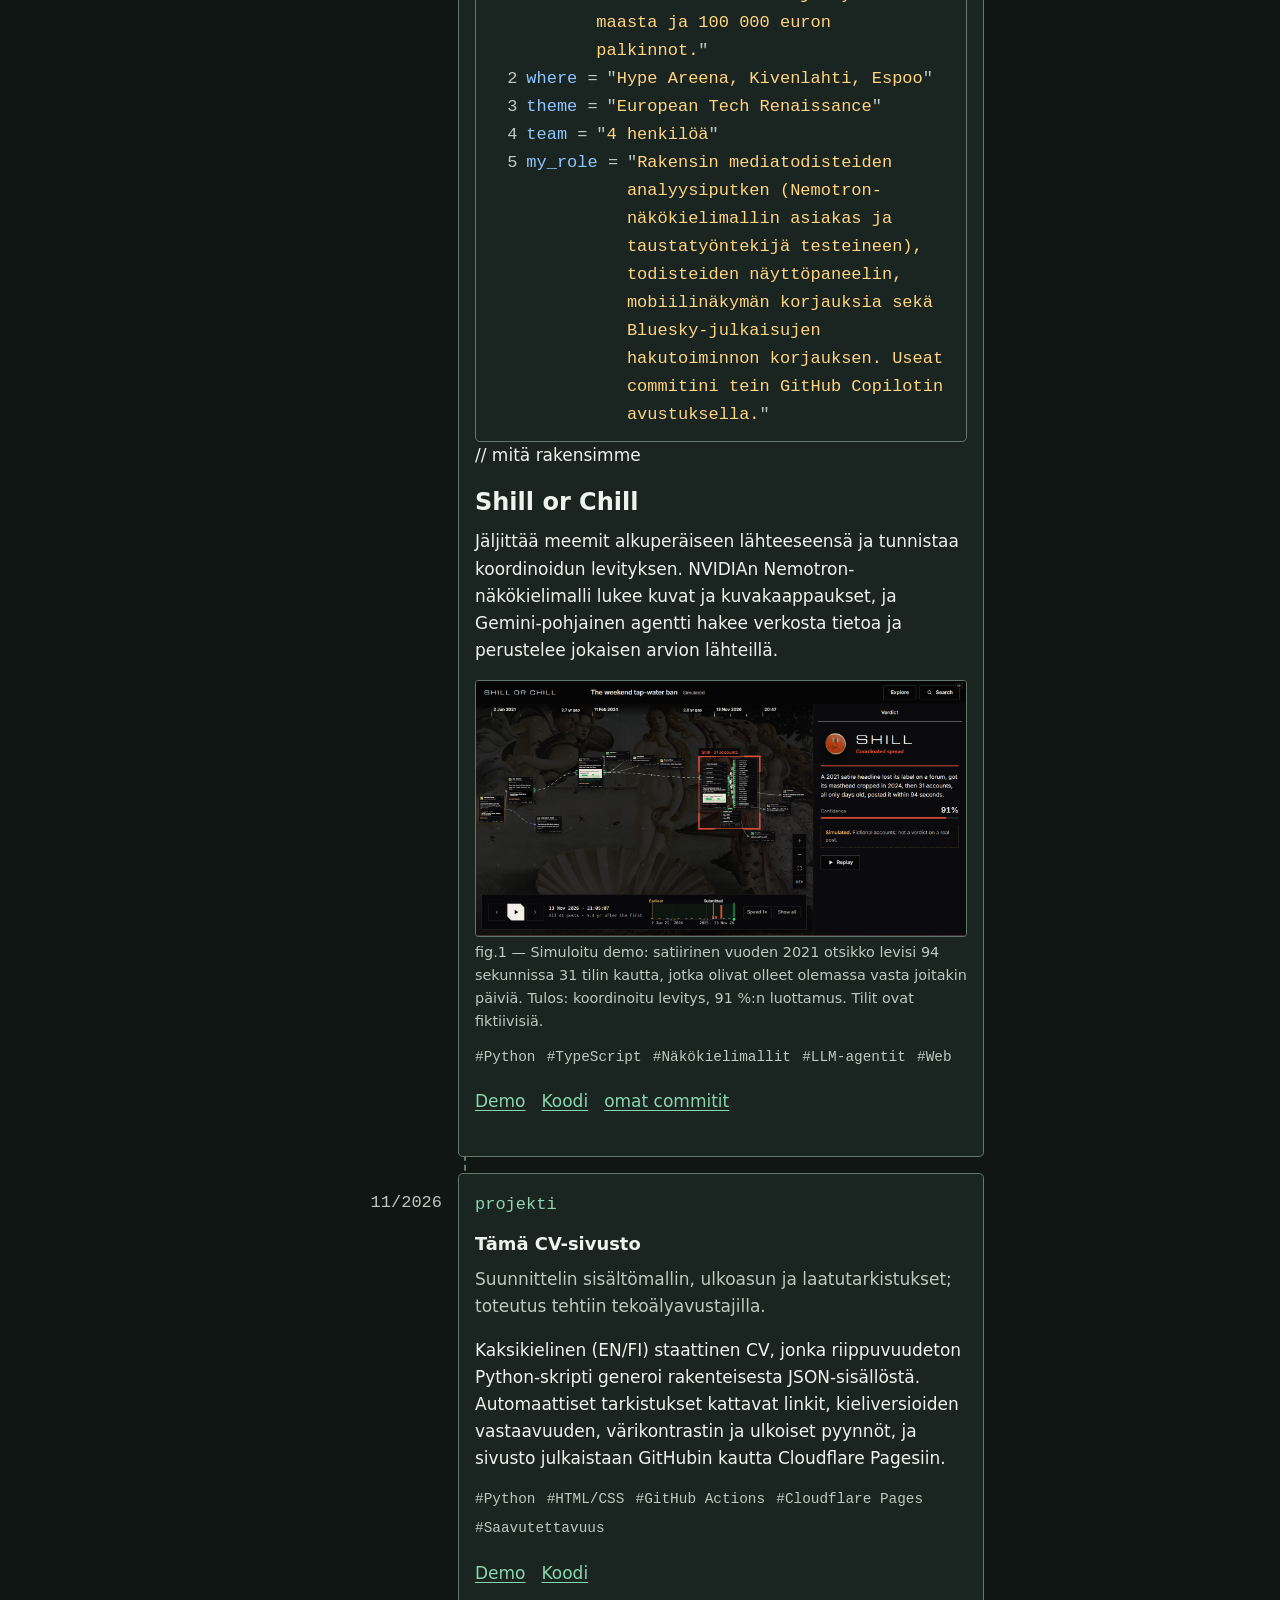
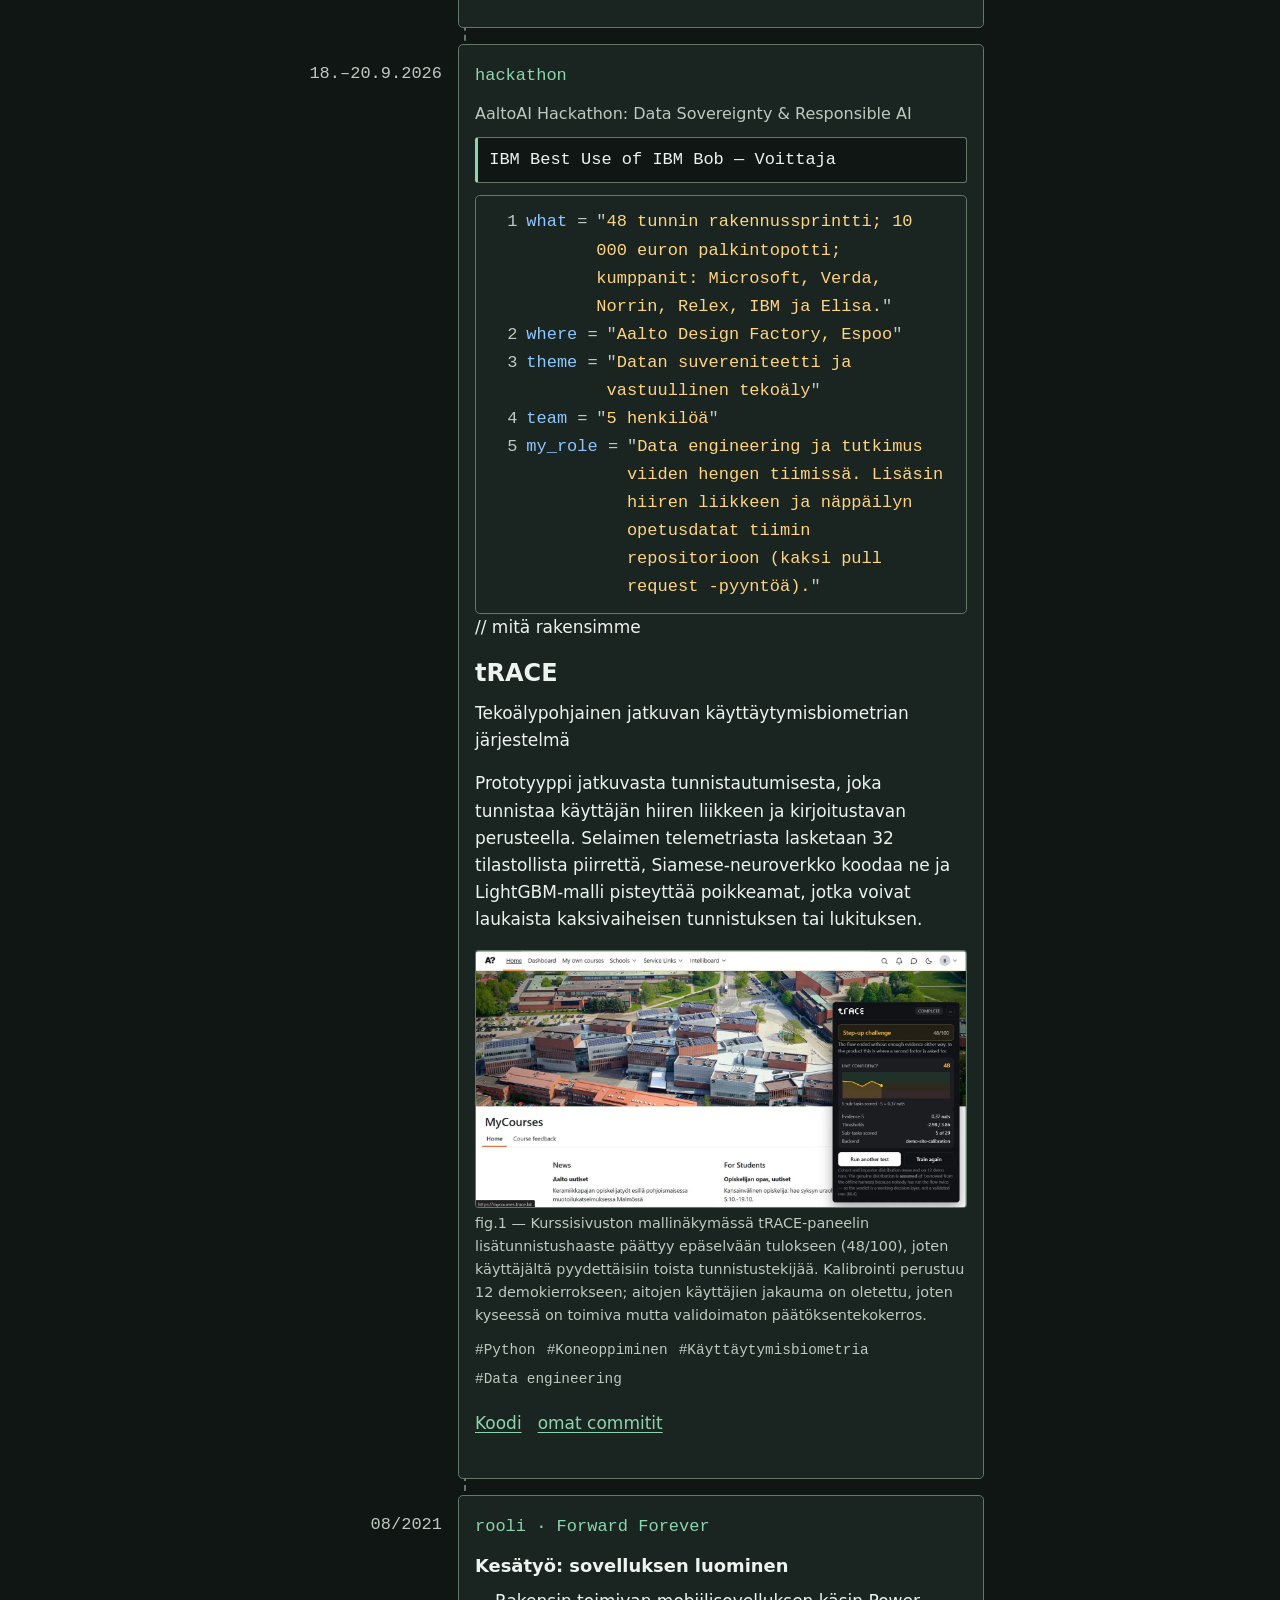
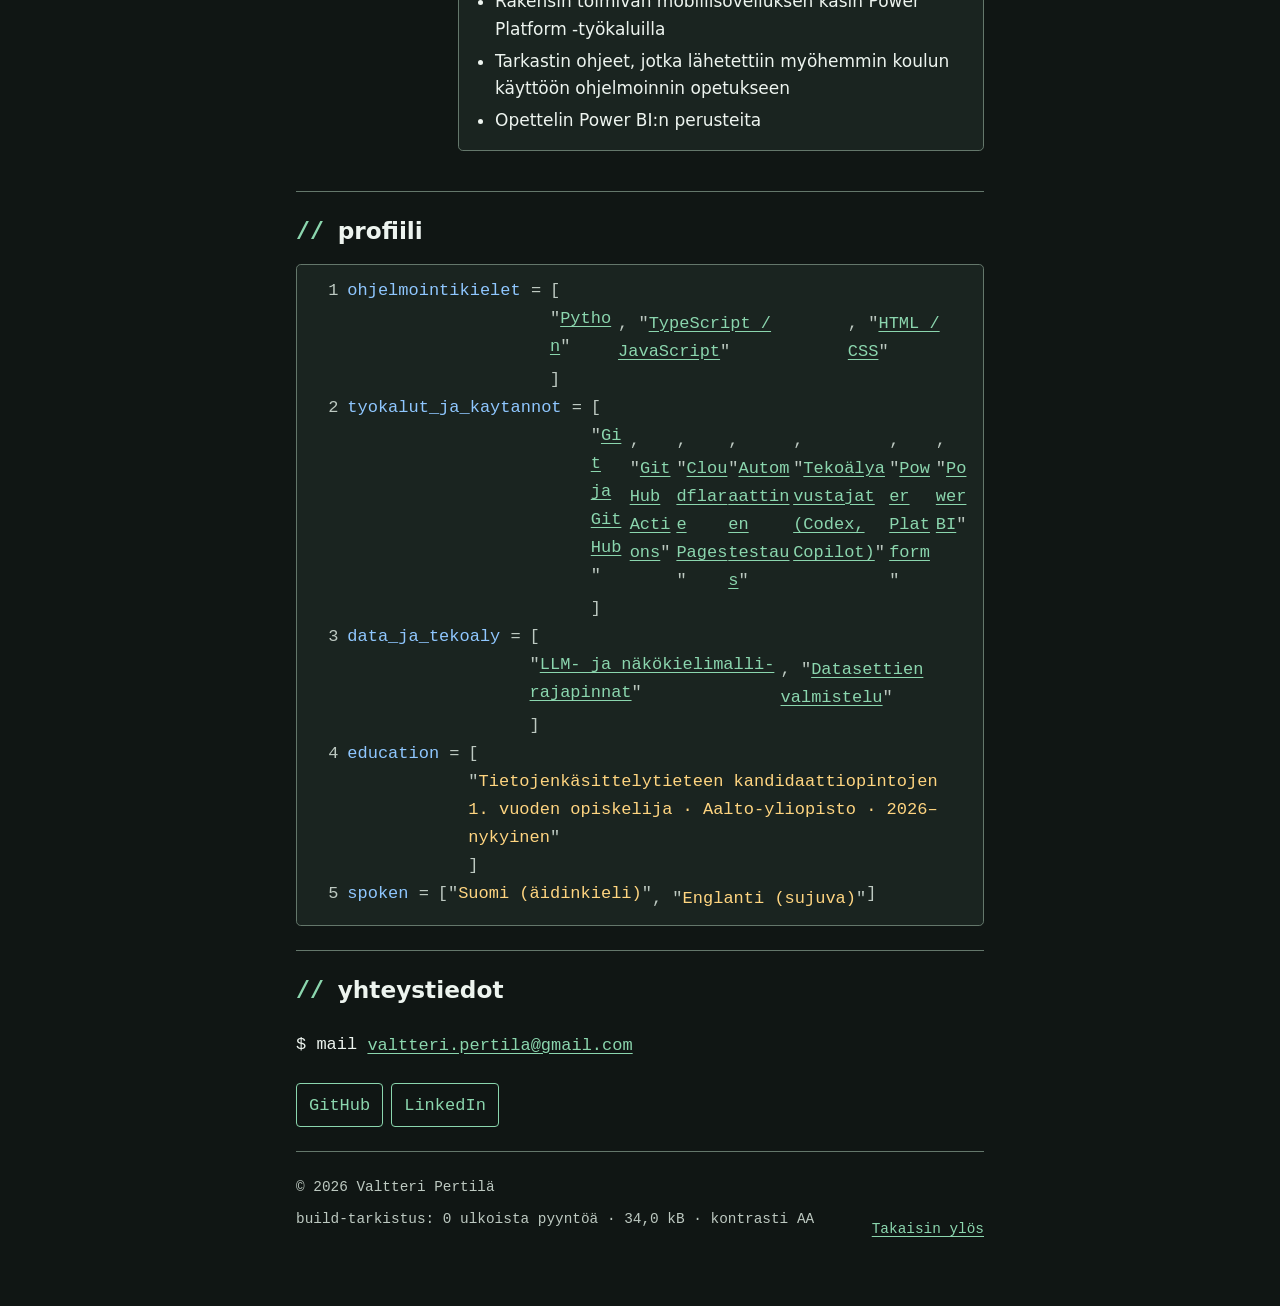
<file: site/fi/index.html>
<!doctype html>
<html lang="fi"><head>
  <meta charset="utf-8">
  <meta name="viewport" content="width=device-width, initial-scale=1">
  <title>Valtteri Pertilä – Tietojenkäsittelytieteen opiskelija, joka rakentaa Pythonilla, webillä ja tekoälyllä</title>
  <meta name="description" content="Tietojenkäsittelytieteen opiskelija rakentaa Pythonilla, webillä ja tekoälyllä; Junction 2026:n 1. ja 3. sija, IBM Bob -voitto; käytettävissä 6.9.2027 asti.">
  <meta name="color-scheme" content="dark light">
  <meta name="theme-color" content="#101614">
  <link rel="canonical" href="https://cv.valtteri-pertila.workers.dev/fi/">
  <link rel="alternate" hreflang="en" href="https://cv.valtteri-pertila.workers.dev/"><link rel="alternate" hreflang="fi" href="https://cv.valtteri-pertila.workers.dev/fi/"><link rel="alternate" hreflang="x-default" href="https://cv.valtteri-pertila.workers.dev/">
  <meta property="og:title" content="Valtteri Pertilä – Tietojenkäsittelytieteen opiskelija, joka rakentaa Pythonilla, webillä ja tekoälyllä">
  <meta property="og:locale" content="fi_FI">
  <meta property="og:description" content="Tietojenkäsittelytieteen opiskelija rakentaa Pythonilla, webillä ja tekoälyllä; Junction 2026:n 1. ja 3. sija, IBM Bob -voitto; käytettävissä 6.9.2027 asti.">
  <meta property="og:type" content="website"><meta property="og:url" content="https://cv.valtteri-pertila.workers.dev/fi/"><meta property="og:image" content="https://cv.valtteri-pertila.workers.dev/og-fi.png"><meta name="twitter:card" content="summary_large_image">
  <link rel="icon" href="../favicon.svg" type="image/svg+xml">
  <script src="../theme.js"></script>
  <link rel="stylesheet" href="../style.css">
  <script type="application/ld+json">{"@context":"https://schema.org","@graph":[{"@type":"Person","name":"Valtteri Pertilä","email":"valtteri.pertila@gmail.com","jobTitle":"Tietojenkäsittelytieteen opiskelija, joka rakentaa Pythonilla, webillä ja tekoälyllä","sameAs":["https://www.linkedin.com/in/valtteri-pertil%C3%A4-43729b434/","https://github.com/valtteripertila"],"knowsAbout":["Ohjelmointikielet","Työkalut ja käytännöt","Data ja tekoäly","Python","TypeScript / JavaScript","HTML / CSS","Git ja GitHub","GitHub Actions","Cloudflare Pages","Automaattinen testaus","Tekoälyavustajat (Codex, Copilot)","Power Platform","Power BI","LLM- ja näkökielimalli-rajapinnat","Datasettien valmistelu"]},{"@type":"WebSite","name":"Valtteri Pertilä","url":"https://cv.valtteri-pertila.workers.dev/fi/","inLanguage":"fi"}]}</script>
</head><body id="top">
  <a class="skip-link" href="#main">Siirry sisältöön</a>
  <header class="topbar"><a class="brand" href="./"><span class="first">Valtteri</span> <span class="last">Pertilä</span></a><div class="topbar-controls"><nav class="language-switch" aria-label="Kieli"><a href="../">EN</a><span aria-hidden="true">|</span><a href="./" aria-current="true">FI</a></nav><button class="theme-toggle" type="button" aria-pressed="false" data-light-label="vaalea" data-dark-label="tumma" data-light-aria="Vaihda vaaleaan teemaan" data-dark-aria="Vaihda tummaan teemaan" aria-label="Vaihda vaaleaan teemaan">vaalea</button><details class="menu-wrap"><summary aria-label="Valikko"><span class="menu-icon" aria-hidden="true"><i></i><i></i><i></i></span></summary><nav aria-label="Päänavigaatio"><div class="menu-group"><p class="menu-label">// Tietoa sivustosta</p><a href="sivuston-rakenne/">Sivuston rakenne<span aria-hidden="true">→</span></a><a href="muutosloki/">Muutosloki<span aria-hidden="true">→</span></a></div><div class="menu-group"><p class="menu-label">// Lisää</p><a href="cv-print/">Tulostettava / PDF-versio<span aria-hidden="true">→</span></a><a href="https://github.com/valtteripertila" rel="noopener noreferrer">GitHub<span aria-hidden="true">↗</span></a><a href="https://www.linkedin.com/in/valtteri-pertil%C3%A4-43729b434/" rel="noopener noreferrer">LinkedIn<span aria-hidden="true">↗</span></a></div></nav></details></div></header>
  <main id="main"><section class="hero"><p class="shell-prompt">$ whoami</p><h1>Valtteri Pertilä</h1><p class="headline">Tietojenkäsittelytieteen opiskelija, joka rakentaa Pythonilla, webillä ja tekoälyllä</p><p class="summary">Tietojenkäsittelytieteen ensimmäisen vuoden opiskelija Espoosta, joka rakentaa data- ja web-projekteja hackathoneissa. Tiimini sijoittui Junction 2026 -tapahtumassa ensimmäiseksi ja kolmanneksi kahdella haasteraidalla, ja voitimme IBM:n palkinnon parhaasta IBM Bobin käyttötavasta AaltoAI-hackathonissa.</p><div class="code hero-code"><dl><div class="code-line"><dt>location</dt><dd>Espoo, Suomi</dd></div><div class="code-line"><dt>looking_for</dt><dd>Kesätyö tai harjoittelu ohjelmistokehityksessä</dd></div><div class="code-line"><dt>availability</dt><dd>Vapaana 6.9.2027 asti, jolloin Aalto-yliopiston periodi I alkaa · avoin osa-aikatyölle</dd></div></dl></div><div class="contact-buttons hero-links"><a class="email-cta" href="mailto:valtteri.pertila@gmail.com?subject=Kes%C3%A4ty%C3%B6%20%2F%20harjoittelu">Lähetä sähköpostia</a> <a href="https://github.com/valtteripertila" rel="noopener noreferrer">GitHub</a> <a href="https://www.linkedin.com/in/valtteri-pertil%C3%A4-43729b434/" rel="noopener noreferrer">LinkedIn</a></div></section><section id="timeline"><h2>aikajana</h2><fieldset class="filters"><legend>Suodata aikajanan merkintöjä</legend><input type="radio" name="timeline-filter" id="f-all" checked><label for="f-all">kaikki (4)</label><input type="radio" name="timeline-filter" id="f-hackathon" ><label for="f-hackathon">hackathonit (2)</label><input type="radio" name="timeline-filter" id="f-project" ><label for="f-project">projektit (1)</label><input type="radio" name="timeline-filter" id="f-role" ><label for="f-role">roolit (1)</label></fieldset><div class="timeline"><article id="junction-2026" class="timeline-entry" data-kind="hackathon"><div class="entry-date">13.–15.11.2026</div><div class="entry-card"><span class="entry-kind">hackathon</span><h3>Junction 2026</h3><ul class="result-panels"><li class="result-panel">Hostingerin pääkilpailuraidalla — 3. sija<a class="result-proof" href="../proofs/junction-2026-hostinger-3rd-place.pdf">Avaa palkintotodistus (PDF)</a></li><li class="result-panel">Oxylabsin teknologiaraidalla — 1. sija<a class="result-proof" href="../proofs/junction-2026-oxylabs-1st-place.pdf">Avaa palkintotodistus (PDF)</a></li></ul><div class="code challenge-code"><dl><div class="code-line"><dt>Hostingerin pääkilpailuraidalla</dt><dd>Rakenna Hostingerissä julkiseen URL-osoitteeseen avautuva työkalu, joka tunnistaa koordinoitua propagandaa, bottien levitystä tai muuta haitallista toimintaa. Arvioinnissa painotettiin perusteltua tunnistusta ja väärien positiivisten rehellistä käsittelyä käyttöliittymän viimeistelyn sijaan. Hostingerin demo-osoitteessa toimii tällä hetkellä simuloituja proof-of-concept-demoja; varsinainen ratkaisu on offline-tilassa.</dd></div><div class="code-line"><dt>Oxylabsin teknologiaraidalla</dt><dd>Käytä Oxylabs Web API:a ajon aikana ajantasaisten lähteiden etsimiseen ja lukemiseen sekä vastaa lähdeviitteiden kanssa vanhentuneen koulutusdatan sijaan. Palautus hyödynsi tiimin repositoriota ja demoa sekä sisälsi lyhyen selvityksen käytetyistä API-päätepisteistä ja niiden valintaperusteista. Lähdekoodissa Oxylabs Web API:n /search hakee verkkolähteitä ja /scrape noutaa sivuja sekä poimii niistä lähteisiin perustuvia tietoja.</dd></div></dl></div><div class="code hackathon-code"><dl><div class="code-line"><dt>what</dt><dd>48 tunnin hackathon, jota markkinoidaan Euroopan suurimpana: noin 2 000 osallistujaa yli 100 maasta ja 100 000 euron palkinnot.</dd></div><div class="code-line"><dt>where</dt><dd>Hype Areena, Kivenlahti, Espoo</dd></div><div class="code-line"><dt>theme</dt><dd>European Tech Renaissance</dd></div><div class="code-line"><dt>team</dt><dd>4 henkilöä</dd></div><div class="code-line"><dt>my_role</dt><dd>Rakensin mediatodisteiden analyysiputken (Nemotron-näkökielimallin asiakas ja taustatyöntekijä testeineen), todisteiden näyttöpaneelin, mobiilinäkymän korjauksia sekä Bluesky-julkaisujen hakutoiminnon korjauksen. Useat commitini tein GitHub Copilotin avustuksella.</dd></div></dl></div><p class="what-built">// mitä rakensimme</p><h4>Shill or Chill</h4><p>Jäljittää meemit alkuperäiseen lähteeseensä ja tunnistaa koordinoidun levityksen. NVIDIAn Nemotron-näkökielimalli lukee kuvat ja kuvakaappaukset, ja Gemini-pohjainen agentti hakee verkosta tietoa ja perustelee jokaisen arvion lähteillä.</p><div class="media-gallery"><figure><a href="../img/shill-or-chill/demo.png"><img src="../img/shill-or-chill/demo.png" alt="Shill or Chill -hallintanäkymä, jossa näkyy tulos ”Shill · Coordinated spread”, 31 tiliä ja 41 julkaisua sekä Replay-, Explore- ja Search-toiminnot." width="1600" height="833" loading="lazy" decoding="async"></a><figcaption>fig.1 — Simuloitu demo: satiirinen vuoden 2021 otsikko levisi 94 sekunnissa 31 tilin kautta, jotka olivat olleet olemassa vasta joitakin päiviä. Tulos: koordinoitu levitys, 91 %:n luottamus. Tilit ovat fiktiivisiä.</figcaption></figure></div><p class="project-tags"><span>#Python</span><span>#TypeScript</span><span>#Näkökielimallit</span><span>#LLM-agentit</span><span>#Web</span></p><p class="project-links"><a href="https://noise-radar.srv2159172.hstgr.cloud" rel="noopener noreferrer">Demo</a> <a href="https://github.com/JustinasLa/gemini-4-braincells" rel="noopener noreferrer">Koodi</a> <a href="https://github.com/JustinasLa/gemini-4-braincells/commits?author=valtteripertila" rel="noopener noreferrer">omat commitit</a></p></div></article><article id="this-cv-site" class="timeline-entry" data-kind="project"><div class="entry-date">11/2026</div><div class="entry-card"><span class="entry-kind">projekti</span><h3>Tämä CV-sivusto</h3><p class=project-role>Suunnittelin sisältömallin, ulkoasun ja laatutarkistukset; toteutus tehtiin tekoälyavustajilla.</p><p>Kaksikielinen (EN/FI) staattinen CV, jonka riippuvuudeton Python-skripti generoi rakenteisesta JSON-sisällöstä. Automaattiset tarkistukset kattavat linkit, kieliversioiden vastaavuuden, värikontrastin ja ulkoiset pyynnöt, ja sivusto julkaistaan GitHubin kautta Cloudflare Pagesiin.</p><p class="project-tags"><span>#Python</span><span>#HTML/CSS</span><span>#GitHub Actions</span><span>#Cloudflare Pages</span><span>#Saavutettavuus</span></p><p class="project-links"><a href="https://cv.valtteri-pertila.workers.dev/" rel="noopener noreferrer">Demo</a> <a href="https://github.com/valtteripertila/Web-CV" rel="noopener noreferrer">Koodi</a></p></div></article><article id="trace" class="timeline-entry" data-kind="hackathon"><div class="entry-date">18.–20.9.2026</div><div class="entry-card"><span class="entry-kind">hackathon</span><h3>AaltoAI Hackathon: Data Sovereignty &amp; Responsible AI</h3><ul class="result-panels"><li class="result-panel">IBM Best Use of IBM Bob — Voittaja</li></ul><div class="code hackathon-code"><dl><div class="code-line"><dt>what</dt><dd>48 tunnin rakennussprintti; 10 000 euron palkintopotti; kumppanit: Microsoft, Verda, Norrin, Relex, IBM ja Elisa.</dd></div><div class="code-line"><dt>where</dt><dd>Aalto Design Factory, Espoo</dd></div><div class="code-line"><dt>theme</dt><dd>Datan suvereniteetti ja vastuullinen tekoäly</dd></div><div class="code-line"><dt>team</dt><dd>5 henkilöä</dd></div><div class="code-line"><dt>my_role</dt><dd>Data engineering ja tutkimus viiden hengen tiimissä. Lisäsin hiiren liikkeen ja näppäilyn opetusdatat tiimin repositorioon (kaksi pull request -pyyntöä).</dd></div></dl></div><p class="what-built">// mitä rakensimme</p><h4>tRACE</h4><p class="project-subtitle">Tekoälypohjainen jatkuvan käyttäytymisbiometrian järjestelmä</p><p>Prototyyppi jatkuvasta tunnistautumisesta, joka tunnistaa käyttäjän hiiren liikkeen ja kirjoitustavan perusteella. Selaimen telemetriasta lasketaan 32 tilastollista piirrettä, Siamese-neuroverkko koodaa ne ja LightGBM-malli pisteyttää poikkeamat, jotka voivat laukaista kaksivaiheisen tunnistuksen tai lukituksen.</p><div class="media-gallery"><figure><a href="../img/trace/demo.webp"><img src="../img/trace/demo.webp" alt="Kurssisivuston mallinäkymä, jossa tRACE-lisätunnistushaaste saa tuloksen 48/100 ja pyytää toista tunnistustekijää." width="1512" height="791" loading="lazy" decoding="async"></a><figcaption>fig.1 — Kurssisivuston mallinäkymässä tRACE-paneelin lisätunnistushaaste päättyy epäselvään tulokseen (48/100), joten käyttäjältä pyydettäisiin toista tunnistustekijää. Kalibrointi perustuu 12 demokierrokseen; aitojen käyttäjien jakauma on oletettu, joten kyseessä on toimiva mutta validoimaton päätöksentekokerros.</figcaption></figure></div><p class="project-tags"><span>#Python</span><span>#Koneoppiminen</span><span>#Käyttäytymisbiometria</span><span>#Data engineering</span></p><p class="project-links"><a href="https://github.com/SiroogaTheProgrammer/IBM_hackathon_2026" rel="noopener noreferrer">Koodi</a> <a href="https://github.com/SiroogaTheProgrammer/IBM_hackathon_2026/commits?author=valtteripertila" rel="noopener noreferrer">omat commitit</a></p></div></article><article id="forward-forever" class="timeline-entry" data-kind="role"><div class="entry-date">08/2021</div><div class="entry-card"><span class="entry-kind">rooli · Forward Forever</span><h3>Kesätyö: sovelluksen luominen</h3><ul><li>Rakensin toimivan mobiilisovelluksen käsin Power Platform -työkaluilla</li><li>Tarkastin ohjeet, jotka lähetettiin myöhemmin koulun käyttöön ohjelmoinnin opetukseen</li><li>Opettelin Power BI:n perusteita</li></ul></div></article></div></section><section id="profile"><h2>profiili</h2><div class="code profile-code"><dl><div class="code-line"><dt>ohjelmointikielet</dt><dd class="array"><ul><li><a class="skill-proof" href="#junction-2026" aria-label="Katso näyttö taidosta Python">Python</a></li><li><a class="skill-proof" href="#junction-2026" aria-label="Katso näyttö taidosta TypeScript / JavaScript">TypeScript / JavaScript</a></li><li><a class="skill-proof" href="#junction-2026" aria-label="Katso näyttö taidosta HTML / CSS">HTML / CSS</a></li></ul></dd></div><div class="code-line"><dt>tyokalut_ja_kaytannot</dt><dd class="array"><ul><li><a class="skill-proof" href="#junction-2026" aria-label="Katso näyttö taidosta Git ja GitHub">Git ja GitHub</a></li><li><a class="skill-proof" href="#this-cv-site" aria-label="Katso näyttö taidosta GitHub Actions">GitHub Actions</a></li><li><a class="skill-proof" href="#this-cv-site" aria-label="Katso näyttö taidosta Cloudflare Pages">Cloudflare Pages</a></li><li><a class="skill-proof" href="#junction-2026" aria-label="Katso näyttö taidosta Automaattinen testaus">Automaattinen testaus</a></li><li><a class="skill-proof" href="#junction-2026" aria-label="Katso näyttö taidosta Tekoälyavustajat (Codex, Copilot)">Tekoälyavustajat (Codex, Copilot)</a></li><li><a class="skill-proof" href="#forward-forever" aria-label="Katso näyttö taidosta Power Platform">Power Platform</a></li><li><a class="skill-proof" href="#forward-forever" aria-label="Katso näyttö taidosta Power BI">Power BI</a></li></ul></dd></div><div class="code-line"><dt>data_ja_tekoaly</dt><dd class="array"><ul><li><a class="skill-proof" href="#junction-2026" aria-label="Katso näyttö taidosta LLM- ja näkökielimalli-rajapinnat">LLM- ja näkökielimalli-rajapinnat</a></li><li><a class="skill-proof" href="#trace" aria-label="Katso näyttö taidosta Datasettien valmistelu">Datasettien valmistelu</a></li></ul></dd></div><div class="code-line"><dt>education</dt><dd class="array"><ul><li>Tietojenkäsittelytieteen kandidaattiopintojen 1. vuoden opiskelija · Aalto-yliopisto · 2026–nykyinen</li></ul></dd></div><div class="code-line"><dt>spoken</dt><dd class="array"><ul><li>Suomi (äidinkieli)</li><li>Englanti (sujuva)</li></ul></dd></div></dl></div></section><section id="contact"><h2>yhteystiedot</h2><p class="mail-line">$ mail <a href="mailto:valtteri.pertila@gmail.com">valtteri.pertila@gmail.com</a></p><div class=contact-buttons><a href="https://github.com/valtteripertila" rel="noopener noreferrer">GitHub</a> <a href="https://www.linkedin.com/in/valtteri-pertil%C3%A4-43729b434/" rel="noopener noreferrer">LinkedIn</a></div></section></main>
  <footer><p>© 2026 Valtteri Pertilä</p><span class="build-facts">build-tarkistus: 0 ulkoista pyyntöä · 34,0 kB · kontrasti AA</span><a class="back-to-top" href="#top">Takaisin ylös</a></footer>
</body></html>
</file>
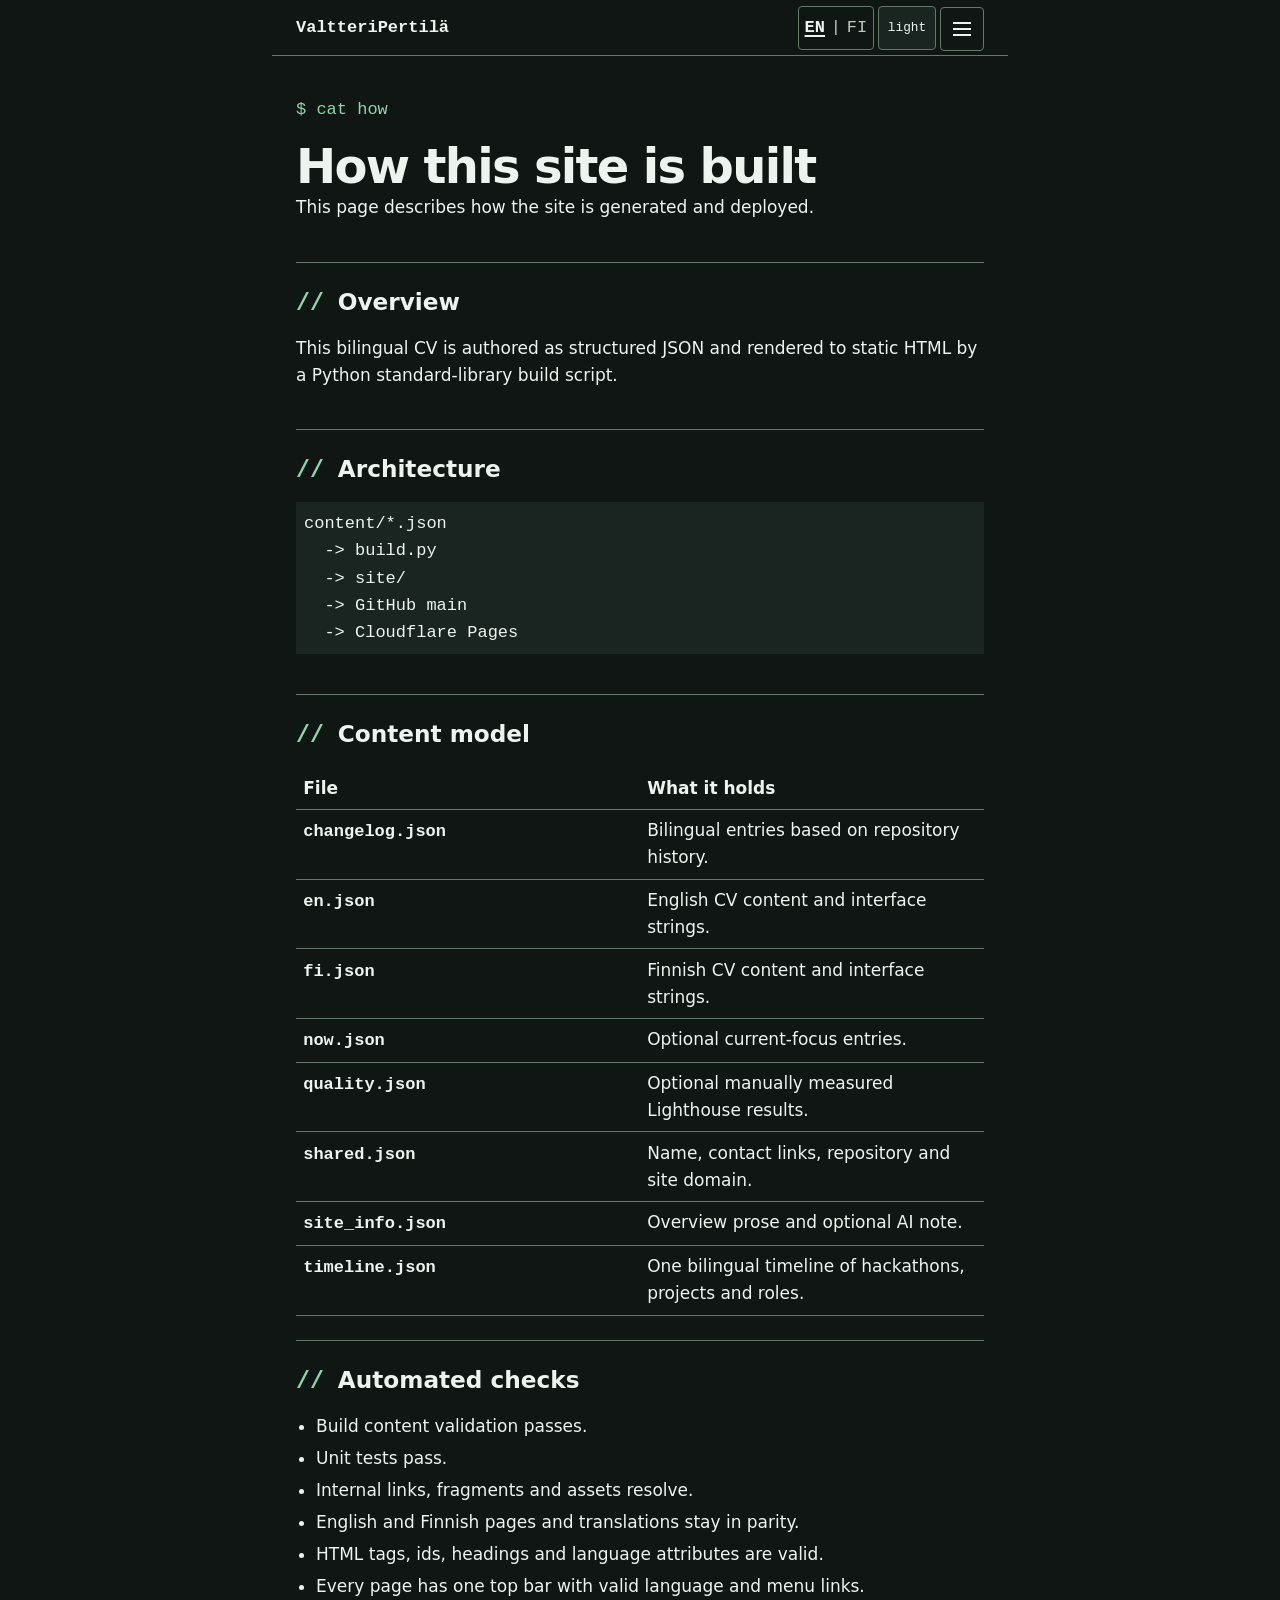
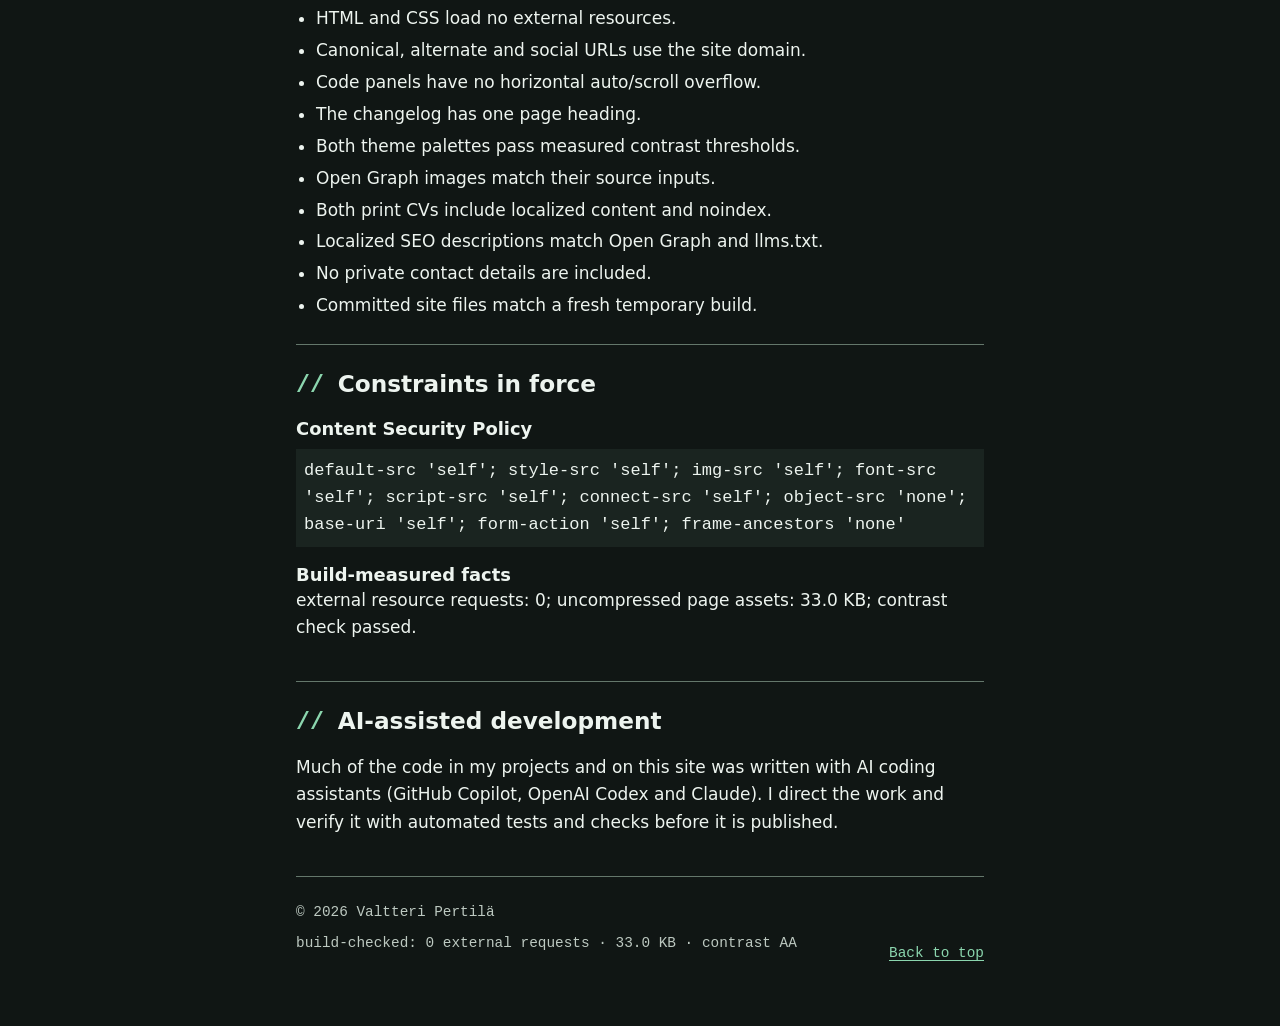
<file: site/how-this-site-is-built/index.html>
<!doctype html>
<html lang="en"><head>
  <meta charset="utf-8">
  <meta name="viewport" content="width=device-width, initial-scale=1">
  <title>How this site is built</title>
  <meta name="description" content="Computer Science student at Aalto building with Python, web and AI; Junction 2026: 1st and 3rd in two tracks; IBM Bob prize winner; available until 6 Sep 2027.">
  <meta name="color-scheme" content="dark light">
  <meta name="theme-color" content="#101614">
  <link rel="canonical" href="https://cv.valtteri-pertila.workers.dev/how-this-site-is-built/">
  <link rel="alternate" hreflang="en" href="https://cv.valtteri-pertila.workers.dev/how-this-site-is-built/"><link rel="alternate" hreflang="fi" href="https://cv.valtteri-pertila.workers.dev/fi/sivuston-rakenne/"><link rel="alternate" hreflang="x-default" href="https://cv.valtteri-pertila.workers.dev/how-this-site-is-built/">
  <meta property="og:title" content="How this site is built">
  <meta property="og:locale" content="en_US">
  <meta property="og:description" content="Computer Science student at Aalto building with Python, web and AI; Junction 2026: 1st and 3rd in two tracks; IBM Bob prize winner; available until 6 Sep 2027.">
  <meta property="og:type" content="website"><meta property="og:url" content="https://cv.valtteri-pertila.workers.dev/how-this-site-is-built/"><meta property="og:image" content="https://cv.valtteri-pertila.workers.dev/og.png"><meta name="twitter:card" content="summary_large_image">
  <link rel="icon" href="../favicon.svg" type="image/svg+xml">
  <script src="../theme.js"></script>
  <link rel="stylesheet" href="../style.css">
  <script type="application/ld+json">{"@context":"https://schema.org","@type":"BreadcrumbList","itemListElement":[{"@type":"ListItem","position":1,"name":"Home","item":"https://cv.valtteri-pertila.workers.dev/"},{"@type":"ListItem","position":2,"name":"How this site is built","item":"https://cv.valtteri-pertila.workers.dev/how-this-site-is-built/"}]}</script>
</head><body id="top">
  <a class="skip-link" href="#main">Skip to content</a>
  <header class="topbar"><a class="brand" href="../"><span class="first">Valtteri</span> <span class="last">Pertilä</span></a><div class="topbar-controls"><nav class="language-switch" aria-label="Language"><a href="./" aria-current="true">EN</a><span aria-hidden="true">|</span><a href="../fi/sivuston-rakenne/">FI</a></nav><button class="theme-toggle" type="button" aria-pressed="false" data-light-label="light" data-dark-label="dark" data-light-aria="Switch to light theme" data-dark-aria="Switch to dark theme" aria-label="Switch to light theme">light</button><details class="menu-wrap"><summary aria-label="Menu"><span class="menu-icon" aria-hidden="true"><i></i><i></i><i></i></span></summary><nav aria-label="Main navigation"><div class="menu-group"><p class="menu-label">// About this site</p><a href="./">How this site is built<span aria-hidden="true">→</span></a><a href="../changelog/">Changelog<span aria-hidden="true">→</span></a></div><div class="menu-group"><p class="menu-label">// More</p><a href="../cv-print/">Print / PDF version<span aria-hidden="true">→</span></a><a href="https://github.com/valtteripertila" rel="noopener noreferrer">GitHub<span aria-hidden="true">↗</span></a><a href="https://www.linkedin.com/in/valtteri-pertil%C3%A4-43729b434/" rel="noopener noreferrer">LinkedIn<span aria-hidden="true">↗</span></a></div></nav></details></div></header>
  <main id="main"><section class=page-hero><p class=shell-prompt>$ cat how</p><h1>How this site is built</h1><p class=page-intro>This page describes how the site is generated and deployed.</p></section><section id="overview"><h2>Overview</h2><p>This bilingual CV is authored as structured JSON and rendered to static HTML by a Python standard-library build script.</p></section><section id="architecture"><h2>Architecture</h2><pre aria-label="Architecture">content/*.json
  -&gt; build.py
  -&gt; site/
  -&gt; GitHub main
  -&gt; Cloudflare Pages</pre></section><section id="content-model"><h2>Content model</h2><table><thead><tr><th scope="col">File</th><th scope="col">What it holds</th></tr></thead><tbody><tr><th scope="row"><code>changelog.json</code></th><td>Bilingual entries based on repository history.</td></tr><tr><th scope="row"><code>en.json</code></th><td>English CV content and interface strings.</td></tr><tr><th scope="row"><code>fi.json</code></th><td>Finnish CV content and interface strings.</td></tr><tr><th scope="row"><code>now.json</code></th><td>Optional current-focus entries.</td></tr><tr><th scope="row"><code>quality.json</code></th><td>Optional manually measured Lighthouse results.</td></tr><tr><th scope="row"><code>shared.json</code></th><td>Name, contact links, repository and site domain.</td></tr><tr><th scope="row"><code>site_info.json</code></th><td>Overview prose and optional AI note.</td></tr><tr><th scope="row"><code>timeline.json</code></th><td>One bilingual timeline of hackathons, projects and roles.</td></tr></tbody></table></section><section id="automated-checks"><h2>Automated checks</h2><ul><li>Build content validation passes.</li><li>Unit tests pass.</li><li>Internal links, fragments and assets resolve.</li><li>English and Finnish pages and translations stay in parity.</li><li>HTML tags, ids, headings and language attributes are valid.</li><li>Every page has one top bar with valid language and menu links.</li><li>HTML and CSS load no external resources.</li><li>Canonical, alternate and social URLs use the site domain.</li><li>Code panels have no horizontal auto/scroll overflow.</li><li>The changelog has one page heading.</li><li>Both theme palettes pass measured contrast thresholds.</li><li>Open Graph images match their source inputs.</li><li>Both print CVs include localized content and noindex.</li><li>Localized SEO descriptions match Open Graph and llms.txt.</li><li>No private contact details are included.</li><li>Committed site files match a fresh temporary build.</li></ul></section><section id="constraints"><h2>Constraints in force</h2><h3>Content Security Policy</h3><pre>default-src &#x27;self&#x27;; style-src &#x27;self&#x27;; img-src &#x27;self&#x27;; font-src &#x27;self&#x27;; script-src &#x27;self&#x27;; connect-src &#x27;self&#x27;; object-src &#x27;none&#x27;; base-uri &#x27;self&#x27;; form-action &#x27;self&#x27;; frame-ancestors &#x27;none&#x27;</pre><h3>Build-measured facts</h3><p>external resource requests: 0; uncompressed page assets: 33.0 KB; contrast check passed.</p></section><section id="ai-assisted"><h2>AI-assisted development</h2><p>Much of the code in my projects and on this site was written with AI coding assistants (GitHub Copilot, OpenAI Codex and Claude). I direct the work and verify it with automated tests and checks before it is published.</p></section></main>
  <footer><p>© 2026 Valtteri Pertilä</p><span class="build-facts">build-checked: 0 external requests · 33.0 KB · contrast AA</span><a class="back-to-top" href="#top">Back to top</a></footer>
</body></html>
</file>
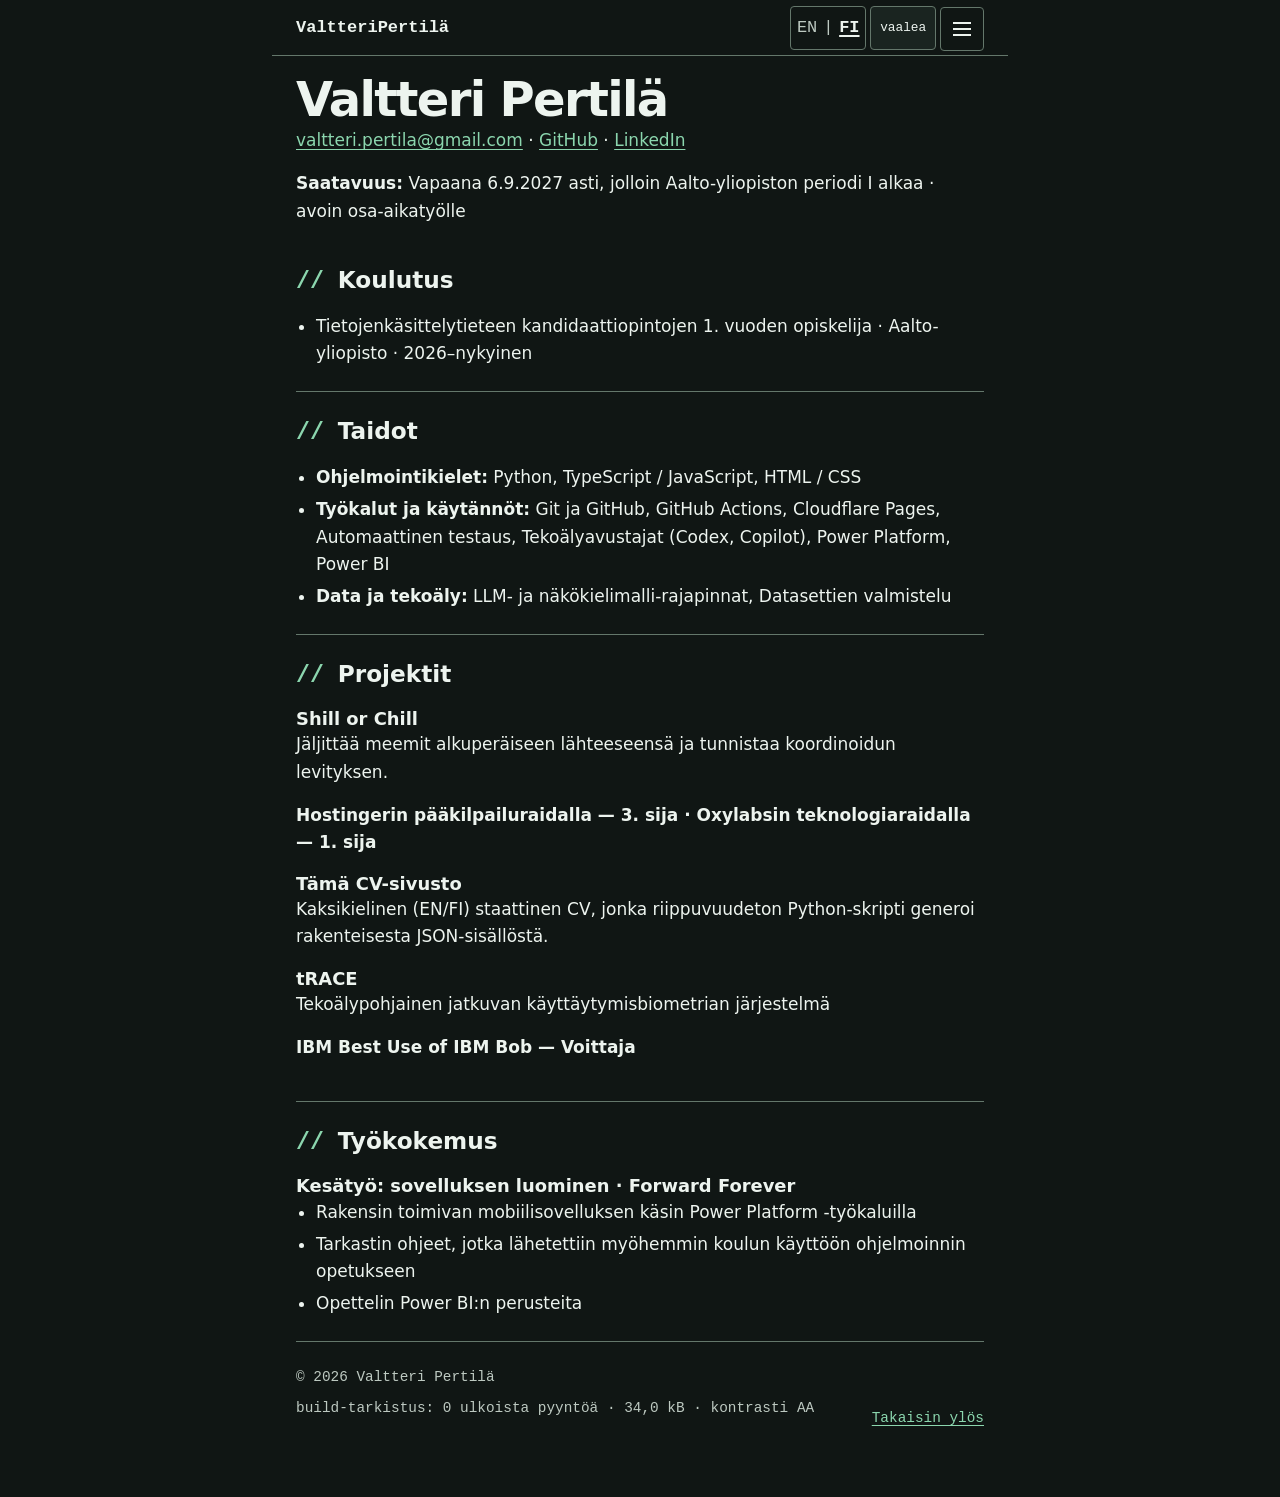
<file: site/fi/cv-print/index.html>
<!doctype html>
<html lang="fi"><head>
  <meta charset="utf-8">
  <meta name="viewport" content="width=device-width, initial-scale=1">
  <title>Tulostettava / PDF-versio</title>
  <meta name="description" content="Tietojenkäsittelytieteen opiskelija rakentaa Pythonilla, webillä ja tekoälyllä; Junction 2026:n 1. ja 3. sija, IBM Bob -voitto; käytettävissä 6.9.2027 asti.">
  <meta name="robots" content="noindex">
  <meta name="color-scheme" content="dark light">
  <meta name="theme-color" content="#101614">
  <link rel="canonical" href="https://cv.valtteri-pertila.workers.dev/fi/cv-print/">
  <link rel="alternate" hreflang="en" href="https://cv.valtteri-pertila.workers.dev/cv-print/"><link rel="alternate" hreflang="fi" href="https://cv.valtteri-pertila.workers.dev/fi/cv-print/"><link rel="alternate" hreflang="x-default" href="https://cv.valtteri-pertila.workers.dev/cv-print/">
  <meta property="og:title" content="Tulostettava / PDF-versio">
  <meta property="og:locale" content="fi_FI">
  <meta property="og:description" content="Tietojenkäsittelytieteen opiskelija rakentaa Pythonilla, webillä ja tekoälyllä; Junction 2026:n 1. ja 3. sija, IBM Bob -voitto; käytettävissä 6.9.2027 asti.">
  <meta property="og:type" content="website"><meta property="og:url" content="https://cv.valtteri-pertila.workers.dev/fi/cv-print/"><meta property="og:image" content="https://cv.valtteri-pertila.workers.dev/og-fi.png"><meta name="twitter:card" content="summary_large_image">
  <link rel="icon" href="../../favicon.svg" type="image/svg+xml">
  <script src="../../theme.js"></script>
  <link rel="stylesheet" href="../../style.css">
  <script type="application/ld+json">{"@context":"https://schema.org","@type":"BreadcrumbList","itemListElement":[{"@type":"ListItem","position":1,"name":"Etusivu","item":"https://cv.valtteri-pertila.workers.dev/fi/"},{"@type":"ListItem","position":2,"name":"Nyt","item":"https://cv.valtteri-pertila.workers.dev/fi/cv-print/"}]}</script>
</head><body id="top" class="print-cv-page">
  <a class="skip-link" href="#main">Siirry sisältöön</a>
  <header class="topbar"><a class="brand" href="../"><span class="first">Valtteri</span> <span class="last">Pertilä</span></a><div class="topbar-controls"><nav class="language-switch" aria-label="Kieli"><a href="../../cv-print/">EN</a><span aria-hidden="true">|</span><a href="./" aria-current="true">FI</a></nav><button class="theme-toggle" type="button" aria-pressed="false" data-light-label="vaalea" data-dark-label="tumma" data-light-aria="Vaihda vaaleaan teemaan" data-dark-aria="Vaihda tummaan teemaan" aria-label="Vaihda vaaleaan teemaan">vaalea</button><details class="menu-wrap"><summary aria-label="Valikko"><span class="menu-icon" aria-hidden="true"><i></i><i></i><i></i></span></summary><nav aria-label="Päänavigaatio"><div class="menu-group"><p class="menu-label">// Tietoa sivustosta</p><a href="../sivuston-rakenne/">Sivuston rakenne<span aria-hidden="true">→</span></a><a href="../muutosloki/">Muutosloki<span aria-hidden="true">→</span></a></div><div class="menu-group"><p class="menu-label">// Lisää</p><a href="./">Tulostettava / PDF-versio<span aria-hidden="true">→</span></a><a href="https://github.com/valtteripertila" rel="noopener noreferrer">GitHub<span aria-hidden="true">↗</span></a><a href="https://www.linkedin.com/in/valtteri-pertil%C3%A4-43729b434/" rel="noopener noreferrer">LinkedIn<span aria-hidden="true">↗</span></a></div></nav></details></div></header>
  <main id="main"><div class="cv-print"><header><h1>Valtteri Pertilä</h1><p class="print-contact"><a href="mailto:valtteri.pertila@gmail.com">valtteri.pertila@gmail.com</a> · <a href="https://github.com/valtteripertila" rel="noopener noreferrer">GitHub</a> · <a href="https://www.linkedin.com/in/valtteri-pertil%C3%A4-43729b434/" rel="noopener noreferrer">LinkedIn</a></p><p class="print-availability"><strong>Saatavuus:</strong> Vapaana 6.9.2027 asti, jolloin Aalto-yliopiston periodi I alkaa · avoin osa-aikatyölle</p></header><section class="print-section" id="print-education"><h2>Koulutus</h2><ul><li>Tietojenkäsittelytieteen kandidaattiopintojen 1. vuoden opiskelija · Aalto-yliopisto · 2026–nykyinen</li></ul></section><section class="print-section" id="print-skills"><h2>Taidot</h2><ul class="print-skills"><li><strong>Ohjelmointikielet:</strong> Python, TypeScript / JavaScript, HTML / CSS</li><li><strong>Työkalut ja käytännöt:</strong> Git ja GitHub, GitHub Actions, Cloudflare Pages, Automaattinen testaus, Tekoälyavustajat (Codex, Copilot), Power Platform, Power BI</li><li><strong>Data ja tekoäly:</strong> LLM- ja näkökielimalli-rajapinnat, Datasettien valmistelu</li></ul></section><section class="print-section" id="print-projects"><h2>Projektit</h2><article class="print-project"><h3>Shill or Chill</h3><p>Jäljittää meemit alkuperäiseen lähteeseensä ja tunnistaa koordinoidun levityksen.</p><p class="print-result"><strong>Hostingerin pääkilpailuraidalla — 3. sija · Oxylabsin teknologiaraidalla — 1. sija</strong></p></article><article class="print-project"><h3>Tämä CV-sivusto</h3><p>Kaksikielinen (EN/FI) staattinen CV, jonka riippuvuudeton Python-skripti generoi rakenteisesta JSON-sisällöstä.</p></article><article class="print-project"><h3>tRACE</h3><p>Tekoälypohjainen jatkuvan käyttäytymisbiometrian järjestelmä</p><p class="print-result"><strong>IBM Best Use of IBM Bob — Voittaja</strong></p></article></section><section class="print-section" id="print-experience"><h2>Työkokemus</h2><h3>Kesätyö: sovelluksen luominen · Forward Forever</h3><ul><li>Rakensin toimivan mobiilisovelluksen käsin Power Platform -työkaluilla</li><li>Tarkastin ohjeet, jotka lähetettiin myöhemmin koulun käyttöön ohjelmoinnin opetukseen</li><li>Opettelin Power BI:n perusteita</li></ul></section></div></main>
  <footer><p>© 2026 Valtteri Pertilä</p><span class="build-facts">build-tarkistus: 0 ulkoista pyyntöä · 34,0 kB · kontrasti AA</span><a class="back-to-top" href="#top">Takaisin ylös</a></footer>
</body></html>
</file>
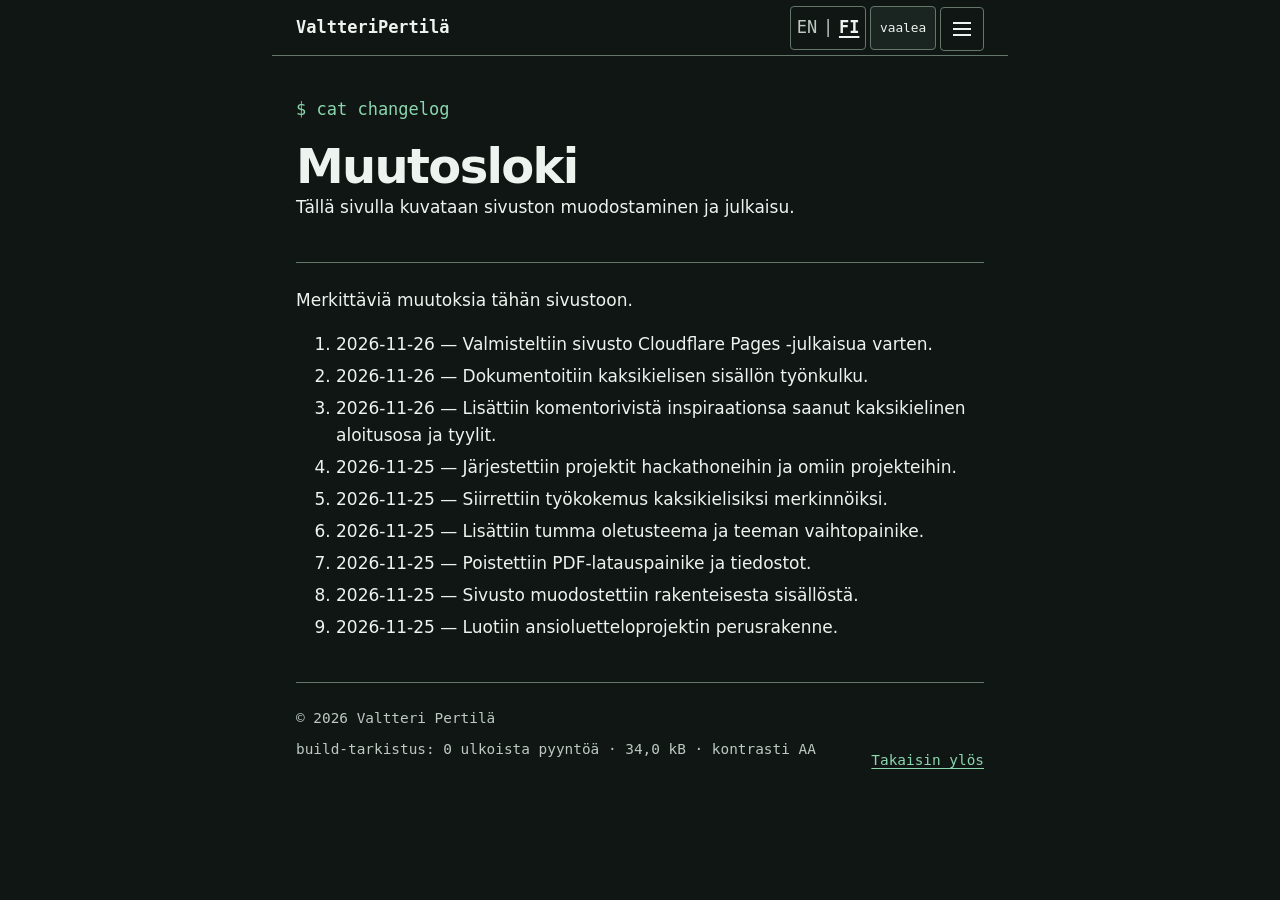
<file: site/fi/muutosloki/index.html>
<!doctype html>
<html lang="fi"><head>
  <meta charset="utf-8">
  <meta name="viewport" content="width=device-width, initial-scale=1">
  <title>Muutosloki</title>
  <meta name="description" content="Tietojenkäsittelytieteen opiskelija rakentaa Pythonilla, webillä ja tekoälyllä; Junction 2026:n 1. ja 3. sija, IBM Bob -voitto; käytettävissä 6.9.2027 asti.">
  <meta name="color-scheme" content="dark light">
  <meta name="theme-color" content="#101614">
  <link rel="canonical" href="https://cv.valtteri-pertila.workers.dev/fi/muutosloki/">
  <link rel="alternate" hreflang="en" href="https://cv.valtteri-pertila.workers.dev/changelog/"><link rel="alternate" hreflang="fi" href="https://cv.valtteri-pertila.workers.dev/fi/muutosloki/"><link rel="alternate" hreflang="x-default" href="https://cv.valtteri-pertila.workers.dev/changelog/">
  <meta property="og:title" content="Muutosloki">
  <meta property="og:locale" content="fi_FI">
  <meta property="og:description" content="Tietojenkäsittelytieteen opiskelija rakentaa Pythonilla, webillä ja tekoälyllä; Junction 2026:n 1. ja 3. sija, IBM Bob -voitto; käytettävissä 6.9.2027 asti.">
  <meta property="og:type" content="website"><meta property="og:url" content="https://cv.valtteri-pertila.workers.dev/fi/muutosloki/"><meta property="og:image" content="https://cv.valtteri-pertila.workers.dev/og-fi.png"><meta name="twitter:card" content="summary_large_image">
  <link rel="icon" href="../../favicon.svg" type="image/svg+xml">
  <script src="../../theme.js"></script>
  <link rel="stylesheet" href="../../style.css">
  <script type="application/ld+json">{"@context":"https://schema.org","@type":"BreadcrumbList","itemListElement":[{"@type":"ListItem","position":1,"name":"Etusivu","item":"https://cv.valtteri-pertila.workers.dev/fi/"},{"@type":"ListItem","position":2,"name":"Muutosloki","item":"https://cv.valtteri-pertila.workers.dev/fi/muutosloki/"}]}</script>
</head><body id="top">
  <a class="skip-link" href="#main">Siirry sisältöön</a>
  <header class="topbar"><a class="brand" href="../"><span class="first">Valtteri</span> <span class="last">Pertilä</span></a><div class="topbar-controls"><nav class="language-switch" aria-label="Kieli"><a href="../../changelog/">EN</a><span aria-hidden="true">|</span><a href="./" aria-current="true">FI</a></nav><button class="theme-toggle" type="button" aria-pressed="false" data-light-label="vaalea" data-dark-label="tumma" data-light-aria="Vaihda vaaleaan teemaan" data-dark-aria="Vaihda tummaan teemaan" aria-label="Vaihda vaaleaan teemaan">vaalea</button><details class="menu-wrap"><summary aria-label="Valikko"><span class="menu-icon" aria-hidden="true"><i></i><i></i><i></i></span></summary><nav aria-label="Päänavigaatio"><div class="menu-group"><p class="menu-label">// Tietoa sivustosta</p><a href="../sivuston-rakenne/">Sivuston rakenne<span aria-hidden="true">→</span></a><a href="./">Muutosloki<span aria-hidden="true">→</span></a></div><div class="menu-group"><p class="menu-label">// Lisää</p><a href="../cv-print/">Tulostettava / PDF-versio<span aria-hidden="true">→</span></a><a href="https://github.com/valtteripertila" rel="noopener noreferrer">GitHub<span aria-hidden="true">↗</span></a><a href="https://www.linkedin.com/in/valtteri-pertil%C3%A4-43729b434/" rel="noopener noreferrer">LinkedIn<span aria-hidden="true">↗</span></a></div></nav></details></div></header>
  <main id="main"><section class=page-hero><p class=shell-prompt>$ cat changelog</p><h1>Muutosloki</h1><p class=page-intro>Tällä sivulla kuvataan sivuston muodostaminen ja julkaisu.</p></section><section id="entries"><p>Merkittäviä muutoksia tähän sivustoon.</p><ol class="changelog-list"><li><time datetime="2026-11-26">2026-11-26</time> — Valmisteltiin sivusto Cloudflare Pages -julkaisua varten.</li><li><time datetime="2026-11-26">2026-11-26</time> — Dokumentoitiin kaksikielisen sisällön työnkulku.</li><li><time datetime="2026-11-26">2026-11-26</time> — Lisättiin komentorivistä inspiraationsa saanut kaksikielinen aloitusosa ja tyylit.</li><li><time datetime="2026-11-25">2026-11-25</time> — Järjestettiin projektit hackathoneihin ja omiin projekteihin.</li><li><time datetime="2026-11-25">2026-11-25</time> — Siirrettiin työkokemus kaksikielisiksi merkinnöiksi.</li><li><time datetime="2026-11-25">2026-11-25</time> — Lisättiin tumma oletusteema ja teeman vaihtopainike.</li><li><time datetime="2026-11-25">2026-11-25</time> — Poistettiin PDF-latauspainike ja tiedostot.</li><li><time datetime="2026-11-25">2026-11-25</time> — Sivusto muodostettiin rakenteisesta sisällöstä.</li><li><time datetime="2026-11-25">2026-11-25</time> — Luotiin ansioluetteloprojektin perusrakenne.</li></ol></section></main>
  <footer><p>© 2026 Valtteri Pertilä</p><span class="build-facts">build-tarkistus: 0 ulkoista pyyntöä · 34,0 kB · kontrasti AA</span><a class="back-to-top" href="#top">Takaisin ylös</a></footer>
</body></html>
</file>
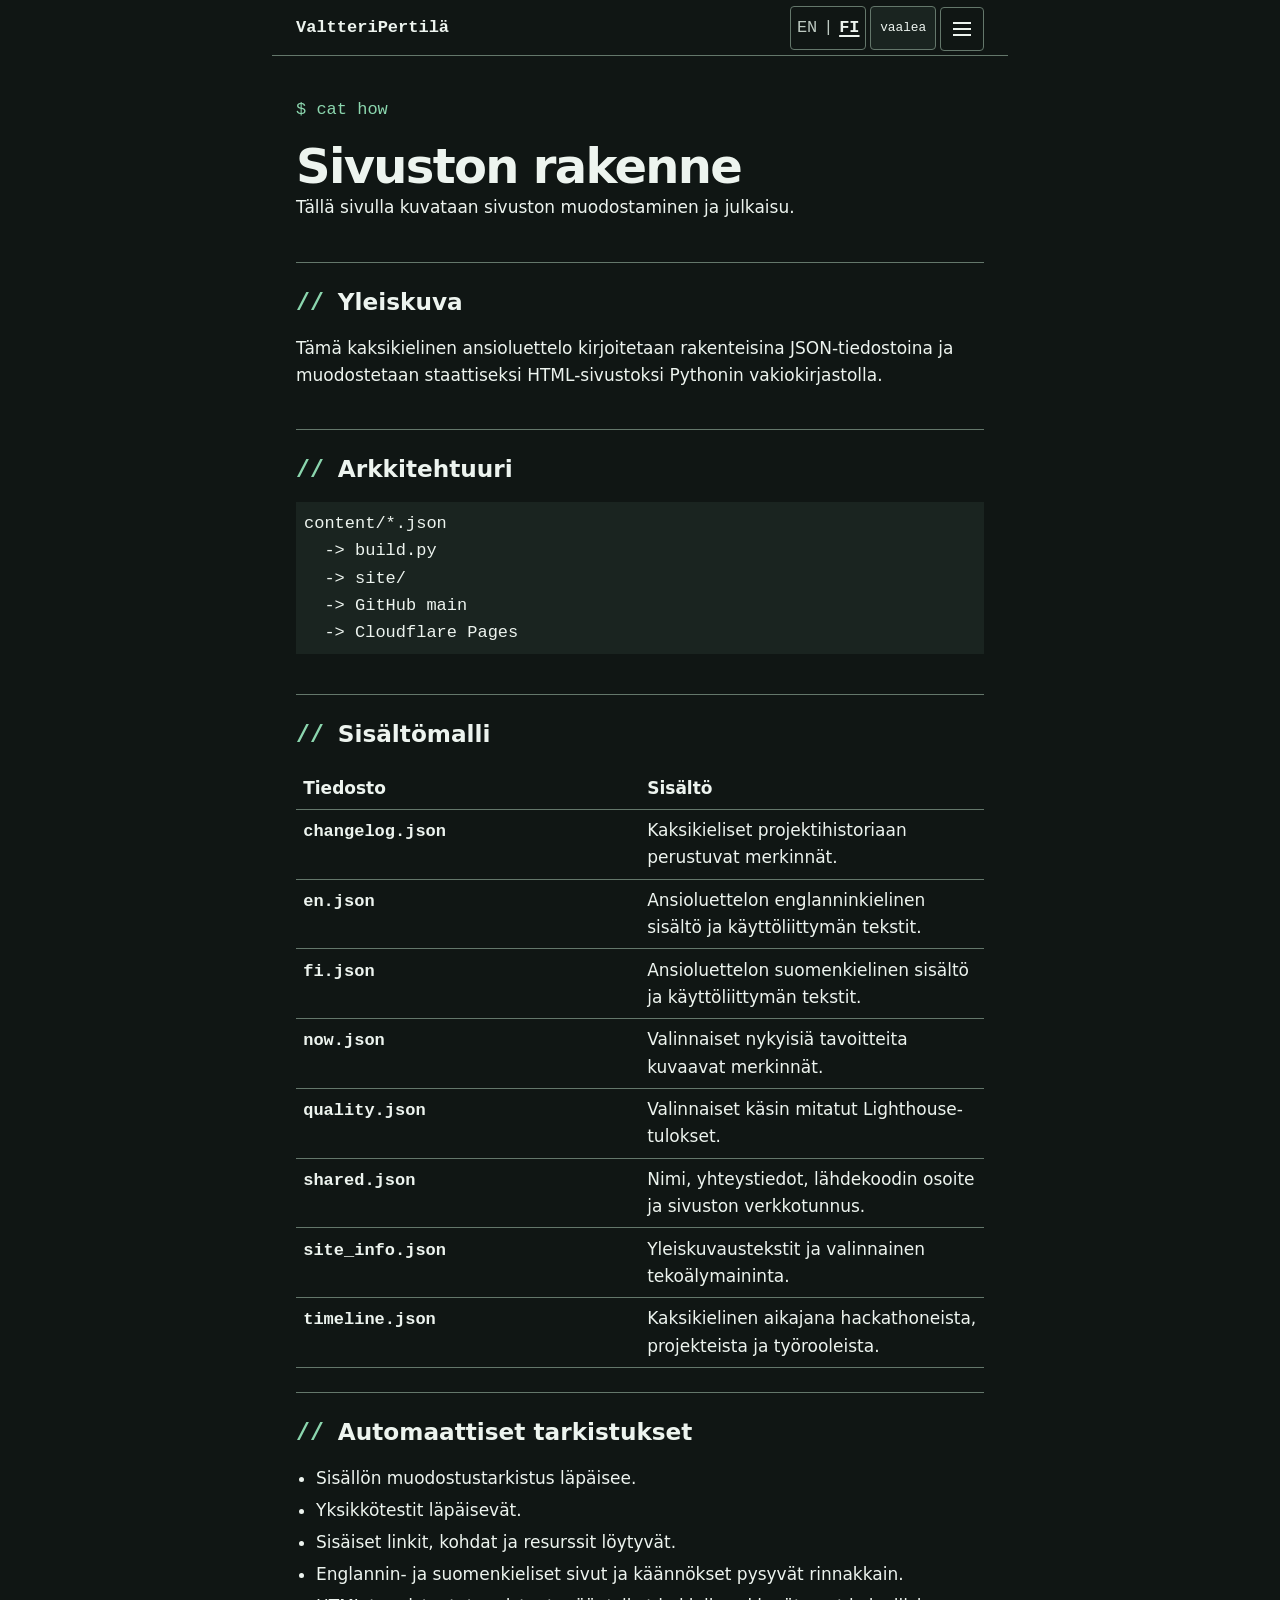
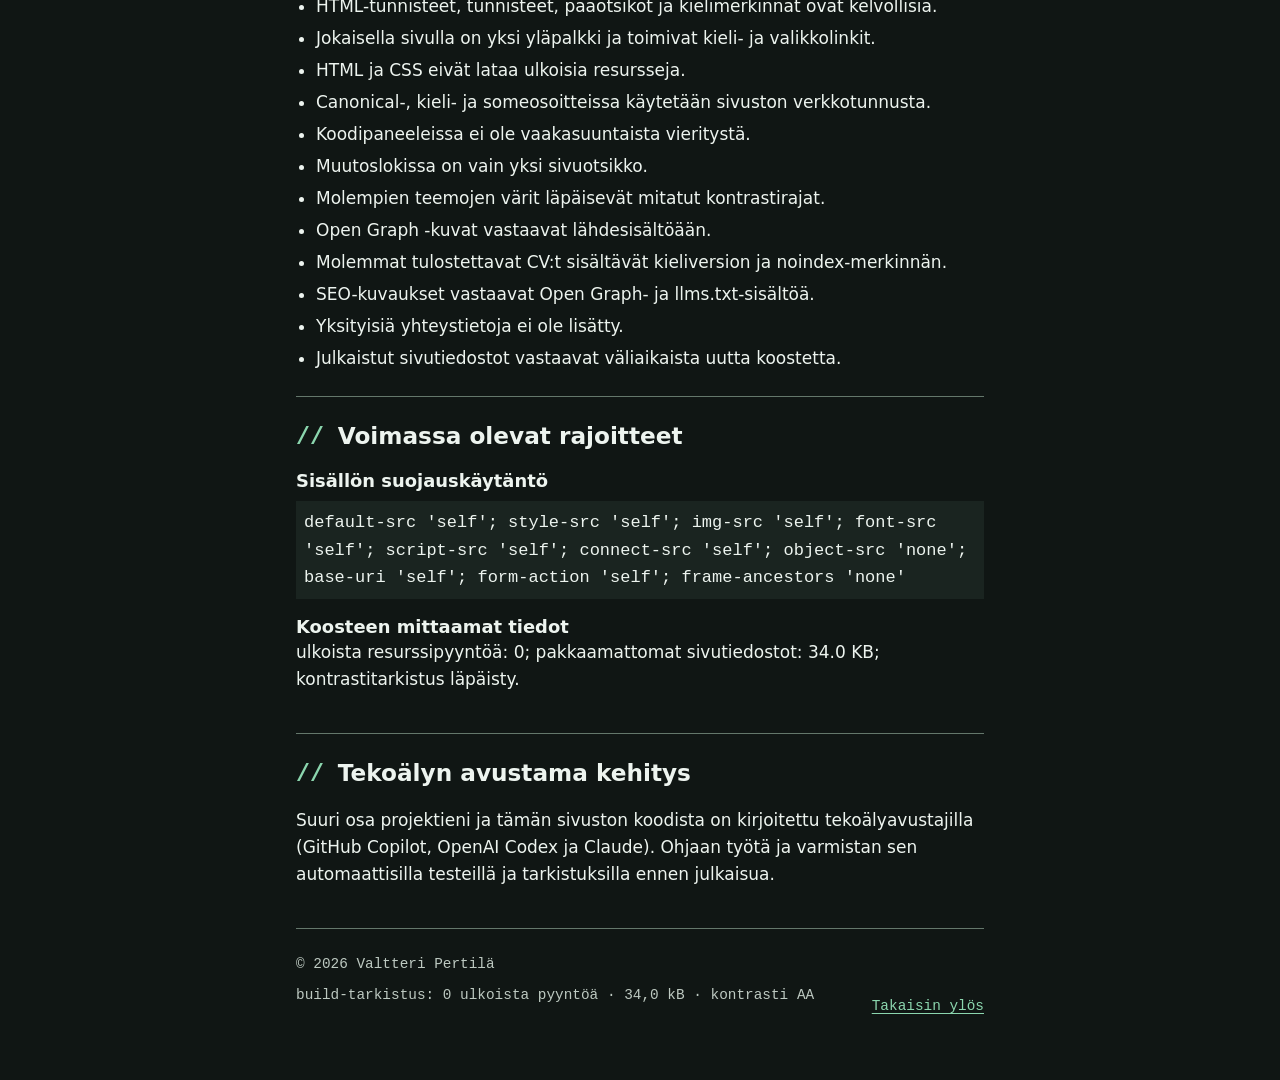
<file: site/fi/sivuston-rakenne/index.html>
<!doctype html>
<html lang="fi"><head>
  <meta charset="utf-8">
  <meta name="viewport" content="width=device-width, initial-scale=1">
  <title>Sivuston rakenne</title>
  <meta name="description" content="Tietojenkäsittelytieteen opiskelija rakentaa Pythonilla, webillä ja tekoälyllä; Junction 2026:n 1. ja 3. sija, IBM Bob -voitto; käytettävissä 6.9.2027 asti.">
  <meta name="color-scheme" content="dark light">
  <meta name="theme-color" content="#101614">
  <link rel="canonical" href="https://cv.valtteri-pertila.workers.dev/fi/sivuston-rakenne/">
  <link rel="alternate" hreflang="en" href="https://cv.valtteri-pertila.workers.dev/how-this-site-is-built/"><link rel="alternate" hreflang="fi" href="https://cv.valtteri-pertila.workers.dev/fi/sivuston-rakenne/"><link rel="alternate" hreflang="x-default" href="https://cv.valtteri-pertila.workers.dev/how-this-site-is-built/">
  <meta property="og:title" content="Sivuston rakenne">
  <meta property="og:locale" content="fi_FI">
  <meta property="og:description" content="Tietojenkäsittelytieteen opiskelija rakentaa Pythonilla, webillä ja tekoälyllä; Junction 2026:n 1. ja 3. sija, IBM Bob -voitto; käytettävissä 6.9.2027 asti.">
  <meta property="og:type" content="website"><meta property="og:url" content="https://cv.valtteri-pertila.workers.dev/fi/sivuston-rakenne/"><meta property="og:image" content="https://cv.valtteri-pertila.workers.dev/og-fi.png"><meta name="twitter:card" content="summary_large_image">
  <link rel="icon" href="../../favicon.svg" type="image/svg+xml">
  <script src="../../theme.js"></script>
  <link rel="stylesheet" href="../../style.css">
  <script type="application/ld+json">{"@context":"https://schema.org","@type":"BreadcrumbList","itemListElement":[{"@type":"ListItem","position":1,"name":"Etusivu","item":"https://cv.valtteri-pertila.workers.dev/fi/"},{"@type":"ListItem","position":2,"name":"Sivuston rakenne","item":"https://cv.valtteri-pertila.workers.dev/fi/sivuston-rakenne/"}]}</script>
</head><body id="top">
  <a class="skip-link" href="#main">Siirry sisältöön</a>
  <header class="topbar"><a class="brand" href="../"><span class="first">Valtteri</span> <span class="last">Pertilä</span></a><div class="topbar-controls"><nav class="language-switch" aria-label="Kieli"><a href="../../how-this-site-is-built/">EN</a><span aria-hidden="true">|</span><a href="./" aria-current="true">FI</a></nav><button class="theme-toggle" type="button" aria-pressed="false" data-light-label="vaalea" data-dark-label="tumma" data-light-aria="Vaihda vaaleaan teemaan" data-dark-aria="Vaihda tummaan teemaan" aria-label="Vaihda vaaleaan teemaan">vaalea</button><details class="menu-wrap"><summary aria-label="Valikko"><span class="menu-icon" aria-hidden="true"><i></i><i></i><i></i></span></summary><nav aria-label="Päänavigaatio"><div class="menu-group"><p class="menu-label">// Tietoa sivustosta</p><a href="./">Sivuston rakenne<span aria-hidden="true">→</span></a><a href="../muutosloki/">Muutosloki<span aria-hidden="true">→</span></a></div><div class="menu-group"><p class="menu-label">// Lisää</p><a href="../cv-print/">Tulostettava / PDF-versio<span aria-hidden="true">→</span></a><a href="https://github.com/valtteripertila" rel="noopener noreferrer">GitHub<span aria-hidden="true">↗</span></a><a href="https://www.linkedin.com/in/valtteri-pertil%C3%A4-43729b434/" rel="noopener noreferrer">LinkedIn<span aria-hidden="true">↗</span></a></div></nav></details></div></header>
  <main id="main"><section class=page-hero><p class=shell-prompt>$ cat how</p><h1>Sivuston rakenne</h1><p class=page-intro>Tällä sivulla kuvataan sivuston muodostaminen ja julkaisu.</p></section><section id="overview"><h2>Yleiskuva</h2><p>Tämä kaksikielinen ansioluettelo kirjoitetaan rakenteisina JSON-tiedostoina ja muodostetaan staattiseksi HTML-sivustoksi Pythonin vakiokirjastolla.</p></section><section id="architecture"><h2>Arkkitehtuuri</h2><pre aria-label="Arkkitehtuuri">content/*.json
  -&gt; build.py
  -&gt; site/
  -&gt; GitHub main
  -&gt; Cloudflare Pages</pre></section><section id="content-model"><h2>Sisältömalli</h2><table><thead><tr><th scope="col">Tiedosto</th><th scope="col">Sisältö</th></tr></thead><tbody><tr><th scope="row"><code>changelog.json</code></th><td>Kaksikieliset projektihistoriaan perustuvat merkinnät.</td></tr><tr><th scope="row"><code>en.json</code></th><td>Ansioluettelon englanninkielinen sisältö ja käyttöliittymän tekstit.</td></tr><tr><th scope="row"><code>fi.json</code></th><td>Ansioluettelon suomenkielinen sisältö ja käyttöliittymän tekstit.</td></tr><tr><th scope="row"><code>now.json</code></th><td>Valinnaiset nykyisiä tavoitteita kuvaavat merkinnät.</td></tr><tr><th scope="row"><code>quality.json</code></th><td>Valinnaiset käsin mitatut Lighthouse-tulokset.</td></tr><tr><th scope="row"><code>shared.json</code></th><td>Nimi, yhteystiedot, lähdekoodin osoite ja sivuston verkkotunnus.</td></tr><tr><th scope="row"><code>site_info.json</code></th><td>Yleiskuvaustekstit ja valinnainen tekoälymaininta.</td></tr><tr><th scope="row"><code>timeline.json</code></th><td>Kaksikielinen aikajana hackathoneista, projekteista ja työrooleista.</td></tr></tbody></table></section><section id="automated-checks"><h2>Automaattiset tarkistukset</h2><ul><li>Sisällön muodostustarkistus läpäisee.</li><li>Yksikkötestit läpäisevät.</li><li>Sisäiset linkit, kohdat ja resurssit löytyvät.</li><li>Englannin- ja suomenkieliset sivut ja käännökset pysyvät rinnakkain.</li><li>HTML-tunnisteet, tunnisteet, pääotsikot ja kielimerkinnät ovat kelvollisia.</li><li>Jokaisella sivulla on yksi yläpalkki ja toimivat kieli- ja valikkolinkit.</li><li>HTML ja CSS eivät lataa ulkoisia resursseja.</li><li>Canonical-, kieli- ja someosoitteissa käytetään sivuston verkkotunnusta.</li><li>Koodipaneeleissa ei ole vaakasuuntaista vieritystä.</li><li>Muutoslokissa on vain yksi sivuotsikko.</li><li>Molempien teemojen värit läpäisevät mitatut kontrastirajat.</li><li>Open Graph -kuvat vastaavat lähdesisältöään.</li><li>Molemmat tulostettavat CV:t sisältävät kieliversion ja noindex-merkinnän.</li><li>SEO-kuvaukset vastaavat Open Graph- ja llms.txt-sisältöä.</li><li>Yksityisiä yhteystietoja ei ole lisätty.</li><li>Julkaistut sivutiedostot vastaavat väliaikaista uutta koostetta.</li></ul></section><section id="constraints"><h2>Voimassa olevat rajoitteet</h2><h3>Sisällön suojauskäytäntö</h3><pre>default-src &#x27;self&#x27;; style-src &#x27;self&#x27;; img-src &#x27;self&#x27;; font-src &#x27;self&#x27;; script-src &#x27;self&#x27;; connect-src &#x27;self&#x27;; object-src &#x27;none&#x27;; base-uri &#x27;self&#x27;; form-action &#x27;self&#x27;; frame-ancestors &#x27;none&#x27;</pre><h3>Koosteen mittaamat tiedot</h3><p>ulkoista resurssipyyntöä: 0; pakkaamattomat sivutiedostot: 34.0 KB; kontrastitarkistus läpäisty.</p></section><section id="ai-assisted"><h2>Tekoälyn avustama kehitys</h2><p>Suuri osa projektieni ja tämän sivuston koodista on kirjoitettu tekoälyavustajilla (GitHub Copilot, OpenAI Codex ja Claude). Ohjaan työtä ja varmistan sen automaattisilla testeillä ja tarkistuksilla ennen julkaisua.</p></section></main>
  <footer><p>© 2026 Valtteri Pertilä</p><span class="build-facts">build-tarkistus: 0 ulkoista pyyntöä · 34,0 kB · kontrasti AA</span><a class="back-to-top" href="#top">Takaisin ylös</a></footer>
</body></html>
</file>
<file: site/style.css>
:root {
  color-scheme: dark;
  --accent: #8bd6ae;
  --background: #101614;
  --surface: #1a2420;
  --text: #edf4ef;
  --muted: #bdc9c1;
  --border: #64776b;
  --focus: #ffe08a;
  --tok-key: #8fc7ff;
  --tok-str: #ffd580;
  --space-1: 0.5rem;
  --space-2: 1rem;
  --space-3: 1.5rem;
  --space-4: 2.5rem;
  --space-5: 4rem;
  --font-body: 1.0625rem;
  --font-small: 0.9rem;
  --font-large: clamp(2rem, 7vw, 3rem);
  --content-width: 46rem;
}
:root[data-theme="light"] {
  color-scheme: light;
  --accent: #246b4b;
  --background: #ffffff;
  --surface: #f3f6f4;
  --text: #1d2722;
  --muted: #4c5a53;
  --border: #87958b;
  --focus: #7b3f00;
  --tok-key: #005a9c;
  --tok-str: #765000;
}
* { box-sizing: border-box; }
html { scroll-behavior: smooth; scroll-padding-top: 4.5rem; }
body { max-width: var(--content-width); margin: 0 auto; padding: var(--space-3) var(--space-2) var(--space-5); overflow-x: hidden; background: var(--background); color: var(--text); font: var(--font-body)/1.6 system-ui, -apple-system, "Segoe UI", sans-serif; }
a { color: var(--accent); text-underline-offset: 0.18em; overflow-wrap: anywhere; }
a:hover { color: var(--focus); }
a:focus-visible, button:focus-visible, summary:focus-visible { outline: 3px solid var(--accent); outline-offset: 3px; }
button { color: var(--text); background: var(--surface); font: inherit; cursor: pointer; }
.skip-link { position: absolute; left: 0.5rem; top: 0.5rem; z-index: 2; padding: 0.65rem 0.9rem; transform: translateY(-160%); background: var(--background); color: var(--text); }
.skip-link:focus { transform: translateY(0); }
h1 { margin: 0; font-size: var(--font-large); line-height: 1.15; letter-spacing: -0.035em; }
.headline { margin: var(--space-1) 0 var(--space-3); color: var(--muted); font-size: 1.2rem; }
.topbar { position: sticky; top: 0; z-index: 20; display: flex; align-items: center; justify-content: space-between; gap: var(--space-1); height: 56px; margin: calc(-1 * var(--space-3)) calc(-1 * var(--space-2)) 0; padding: 0 var(--space-2); background: var(--background); border-bottom: 1px solid var(--border); }
.brand { min-width: 0; min-height: 44px; display: inline-flex; align-items: center; overflow: hidden; color: var(--text); font-family: ui-monospace, SFMono-Regular, Menlo, Consolas, monospace; font-weight: 700; text-decoration: none; text-overflow: ellipsis; white-space: nowrap; }
.topbar-controls { display: flex; flex: 0 0 auto; align-items: center; gap: 0.25rem; }
.language-switch { display: flex; align-items: center; justify-content: center; height: 44px; border: 1px solid var(--border); border-radius: 0.25rem; font-family: ui-monospace, SFMono-Regular, Menlo, Consolas, monospace; }
.language-switch a { display: inline-flex; flex: 0 0 auto; min-width: 32px; height: 42px; align-items: center; justify-content: center; padding: 0 .35rem; color: var(--muted); text-decoration: none; white-space: nowrap; }
.language-switch [aria-current="true"] { color: var(--text); font-weight: 700; text-decoration: underline; text-decoration-thickness: 2px; }
.language-switch a:hover { color: var(--text); background: var(--surface); }
.language-switch span { color: var(--muted); }
.theme-toggle, .menu-wrap summary { display: none; width: 44px; height: 44px; align-items: center; justify-content: center; padding: 0; border: 1px solid var(--border); border-radius: 0.25rem; }
.theme-toggle { width: auto; min-width: 44px; padding: 0 .55rem; font: .8rem ui-monospace, SFMono-Regular, Menlo, Consolas, monospace; }
.menu-wrap { position: relative; }
.menu-wrap summary { display: inline-flex; cursor: pointer; list-style: none; }
.menu-wrap summary::-webkit-details-marker { display: none; }
.menu-icon { display: grid; width: 18px; gap: 4px; }
.menu-icon i { display: block; height: 2px; background: var(--text); }
.menu-wrap > nav { position: absolute; top: calc(100% + 0.5rem); right: 0; z-index: 21; width: min(17rem, calc(100vw - 1rem)); max-height: calc(100vh - 4rem); overflow-y: auto; padding: 0.75rem; border: 1px solid var(--border); border-radius: 0.25rem; background: var(--surface); }
.menu-label { margin: 0.15rem 0 0.35rem; color: var(--muted); font-family: ui-monospace, SFMono-Regular, Menlo, Consolas, monospace; font-size: var(--font-small); }
.menu-group + .menu-group { margin-top: 0.75rem; padding-top: 0.65rem; border-top: 1px solid var(--border); }
.menu-group a { display: flex; min-height: 44px; align-items: center; justify-content: space-between; gap: 0.5rem; padding: 0.45rem 0.6rem; border-radius: 0.2rem; text-decoration: none; transition: color 0.15s ease, background-color 0.15s ease; }
.menu-group a:hover, .menu-group a:focus-visible { color: var(--text); background: var(--background); }
.back-to-top { min-height: 44px; display: inline-flex; align-items: center; }
.hero { padding: var(--space-4) 0 var(--space-3); border-bottom: 1px solid var(--border); }
main { padding-top: var(--space-2); }
section { padding: var(--space-3) 0; border-bottom: 1px solid var(--border); }
.shell-prompt, .project-tags, .result-panel, footer, .entry-date, .entry-kind, .filters, .code { font-family: ui-monospace, SFMono-Regular, Menlo, Consolas, monospace; }
.shell-prompt { color: var(--accent); margin-bottom: var(--space-2); }
.hero .shell-prompt::after { content: "_" / ""; display: inline-block; margin-left: .2em; animation: blink 1s steps(2, start) infinite; }
@keyframes blink { to { visibility: hidden; } }
h2 { margin: 0 0 var(--space-2); font-size: 1.45rem; line-height: 1.3; }
h2::before { content: "// " / ""; color: var(--accent); font-family: ui-monospace, SFMono-Regular, Menlo, Consolas, monospace; }
h3 { margin: 0; font-size: 1.12rem; line-height: 1.35; }
pre { max-width: 100%; margin: 0.5rem 0 1rem; padding: var(--space-1); overflow-wrap: anywhere; white-space: pre-wrap; background: var(--surface); color: var(--text); }
table { width: 100%; border-collapse: collapse; table-layout: fixed; }
th, td { padding: 0.45rem; border-bottom: 1px solid var(--border); text-align: left; overflow-wrap: anywhere; vertical-align: top; }
th[scope="row"] { width: 35%; }
p { margin: 0 0 var(--space-2); }
.project-tags { color: var(--muted); font-size: var(--font-small); }
ul { margin: 0; padding-left: 1.25rem; }
li + li { margin-top: 0.3rem; }
h4 { margin: 0; font-size: 1.2rem; line-height: 1.35; }
.project-role { color: var(--muted); }
.result-badge { border: 1px solid var(--accent); border-radius: 0.2rem; padding: 0.1rem 0.4rem; font-size: var(--font-small); }
.project-tags span { font-family: ui-monospace, SFMono-Regular, Menlo, Consolas, monospace; }
.project-tags { display: flex; flex-wrap: wrap; gap: 0.35rem 0.7rem; margin: 0.7rem 0; }
.project-links { display: flex; flex-wrap: wrap; gap: 0.4rem 1rem; }
.project-links a { min-height: 44px; display: inline-flex; align-items: center; }
footer { display: flex; flex-wrap: wrap; justify-content: space-between; gap: var(--space-1); padding-top: var(--space-3); color: var(--muted); font-size: var(--font-small); }
footer p { margin: 0; }
.code { max-width: 100%; overflow-x: hidden; border: 1px solid var(--border); border-radius: .3rem; background: var(--surface); padding: .75rem 1rem; line-height: 1.65; white-space: normal; }
.code dl { min-width: 0; margin: 0; counter-reset: code-line; }
.code-line { display: flex; min-width: 0; align-items: flex-start; gap: .55rem; counter-increment: code-line; }
.code-line::before { content: counter(code-line) / ""; flex: 0 0 1.5em; color: var(--muted); text-align: right; }
.code dt { flex: 0 0 auto; color: var(--tok-key); }
.code dt::after { content: " = " / ""; color: var(--muted); }
.code dd { flex: 1 1 0; min-width: 0; margin: 0; color: var(--tok-str); white-space: normal; overflow-wrap: anywhere; }
.code dd:not(.array)::before, .code dd:not(.array)::after { content: '"' / ""; color: var(--muted); }
.code dd.array::before { content: "[" / ""; color: var(--muted); }
.code dd.array::after { content: "]" / ""; color: var(--muted); }
.code dd ul { display: inline-flex; padding: 0; margin: 0; list-style: none; }
.code dd li::before { content: '"' / ""; color: var(--muted); }
.code dd li::after { content: '"' / ""; color: var(--muted); }
.code dd li + li::before { content: ', "' / ""; }
.filters { display: none; flex-wrap: wrap; gap: .4rem; padding: 0; border: 0; margin: 0 0 var(--space-2); }
html.timeline-filters-ready .filters { display: flex; }
.filters legend { width: 100%; padding: 0; color: var(--muted); }
.filters input { position: absolute; opacity: 0; }
.filters label { min-height: 44px; display: inline-flex; align-items: center; gap: .3rem; padding: .3rem .65rem; border: 1px solid var(--border); border-radius: .25rem; cursor: pointer; }
.filters input:checked + label { border-color: var(--accent); color: var(--accent); }
.filters input:focus-visible + label { outline: 3px solid var(--focus); outline-offset: 2px; }
.timeline { border-left: 2px dashed var(--border); margin-left: 10.5rem; }
.timeline-entry { display: grid; grid-template-columns: 9rem minmax(0,1fr); position: relative; margin: 0 0 var(--space-2) -10.5rem; gap: 1rem; }
.timeline-entry[hidden] { display: none; }
.entry-date { color: var(--muted); text-align: right; padding-top: 1rem; white-space: nowrap; }
.entry-card { min-width: 0; padding: var(--space-2); border: 1px solid var(--border); border-radius: .3rem; background: var(--surface); }
.entry-card h3, .entry-card h4 { margin: .35rem 0 .65rem; }
.timeline-entry[data-kind="hackathon"] .entry-card h3 { color: var(--muted); font-size: 1rem; font-weight: 500; }
.timeline-entry[data-kind="hackathon"] .entry-card h4 { font-size: 1.5rem; font-weight: 700; }
.entry-card details { margin-top: var(--space-2); border-top: 1px solid var(--border); padding-top: var(--space-1); }
.entry-card summary { color: var(--accent); cursor: pointer; font-weight: 600; }
.entry-kind { display: inline-block; margin: 0 .5rem .5rem 0; color: var(--accent); }
.employer { margin: .4rem 0; font-family: ui-monospace, monospace; color: var(--muted); }
.mail-line, .contact-buttons a { font-family: ui-monospace, monospace; }
.mail-line a { display: inline-flex; min-height: 44px; align-items: center; }
.contact-buttons { display: flex; flex-wrap: wrap; gap: .5rem; }
.hero-links { margin-top: var(--space-2); }
.contact-buttons a { min-height: 44px; display: inline-flex; align-items: center; padding: .35rem .75rem; border: 1px solid var(--accent); border-radius: .25rem; text-decoration: none; }
.media-gallery { display: grid; grid-template-columns: repeat(auto-fit,minmax(12rem,1fr)); gap: .5rem; margin: .75rem 0; }
.media-gallery figure { min-width: 0; }
.result-panels { display: grid; grid-template-columns: repeat(auto-fit,minmax(12rem,1fr)); gap: .5rem; list-style: none; margin: .75rem 0; padding: 0; }
.result-panel { min-width: 0; margin: 0; padding: .55rem .7rem; border: 1px solid var(--border); border-left: 3px solid var(--accent); border-radius: .2rem; background: var(--background); color: var(--text); overflow-wrap: anywhere; }
.result-proof { display: block; width: fit-content; margin-top: .35rem; font-size: var(--font-small); }
.media-gallery figcaption { margin-top: .25rem; color: var(--muted); font-size: var(--font-small); }
.media-gallery figure { margin: 0; }
.media-gallery img { display: block; width: 100%; height: auto; border: 1px solid var(--border); border-radius: .2rem; }
/* Timeline filters are applied by the scoped native-radio handler in theme.js. */
@media (max-width: 719px) { .timeline { margin-left: .6rem; } .timeline-entry { grid-template-columns: 1fr; margin-left: 0; gap: .15rem; } .entry-date { text-align: left; padding: 0 0 0 .75rem; } }
@media (max-width: 599px) { .code-line { display: block; } .code-line::before { display: none; content: none; } .code dt, .code dd { display: block; } .code dt::after { content: ""; } .code dd { width: 100%; } }
@media (max-width: 480px) { body { overflow-x: hidden; } .brand { max-width: 4.5rem; font-size: .8rem; } .topbar-controls { max-width: calc(100% - 4.5rem); min-width: 0; } .language-switch { width: 7.5rem; max-width: 7.5rem; min-width: 0; flex: 0 1 7.5rem; overflow: hidden; font-size: .625rem; } .language-switch a { padding: 0 .1rem; } .filters label { padding: .25rem .4rem; font-size: .82rem; } }
@media (max-width: 480px) { .media-gallery, .result-panels { grid-template-columns: repeat(auto-fit,minmax(8rem,1fr)); } }
.not-found { padding: var(--space-5) 0; }
@media (max-width: 479px) { .brand .last { display: none; } }
@media (min-width: 640px) { body { padding-right: var(--space-3); padding-left: var(--space-3); } .topbar { margin-right: calc(-1 * var(--space-3)); margin-left: calc(-1 * var(--space-3)); padding-right: var(--space-3); padding-left: var(--space-3); } }
@media (prefers-reduced-motion: reduce) { html { scroll-behavior: auto; } *, *::before, *::after { animation-duration: 0.01ms !important; transition: none !important; } .hero .shell-prompt::after { animation: none; } }
@media print { :root { color-scheme: light; --background: #fff; --surface: #fff; --text: #000; --muted: #333; --border: #aaa; --accent: #000; --tok-key: #005a9c; --tok-str: #765000; } body { max-width: none; padding: 0; color: #000; background: #fff; font-size: 11pt; } .topbar, .skip-link, .language-switch, .theme-toggle, .back-to-top { display: none !important; } a { color: #000; } .timeline-entry, .entry-card { break-inside: avoid; } }

.skill-proof { text-underline-offset: .18em; }

.contact-buttons a.email-cta { color: var(--background); background: var(--accent); font-weight: 700; }
.contact-buttons a.email-cta:hover { color: var(--background); }

@media print {
  @page { size: A4; margin: 10mm; }
  body { font-size: 8.5pt; line-height: 1.2; }
  body.print-cv-page #main { padding: 0; }
  .cv-print { color: #000; background: #fff; }
  .cv-print header { margin-bottom: 3mm; }
  .cv-print h1 { font-size: 20pt; margin: 0 0 1mm; }
  .cv-print h2 { font-size: 10pt; margin: 1.5mm 0 .6mm; }
  .cv-print h2::before { content: none; }
  .cv-print h3 { display: inline; font-size: 8.5pt; }
  .cv-print p { margin: 0 0 .6mm; }
  .cv-print .print-section { padding: 1mm 0; border: 0; }
  .cv-print ul { margin: 0; padding-left: 4mm; }
  .cv-print li + li { margin-top: 0; }
  .cv-print .print-skills { columns: 2; }
  .cv-print .print-project { break-inside: avoid; margin: 0 0 .8mm; }
  .cv-print .print-project p { display: inline; }
  .cv-print .print-result { margin-left: 1mm; }
  .cv-print a { color: #000; }
}
</file>
